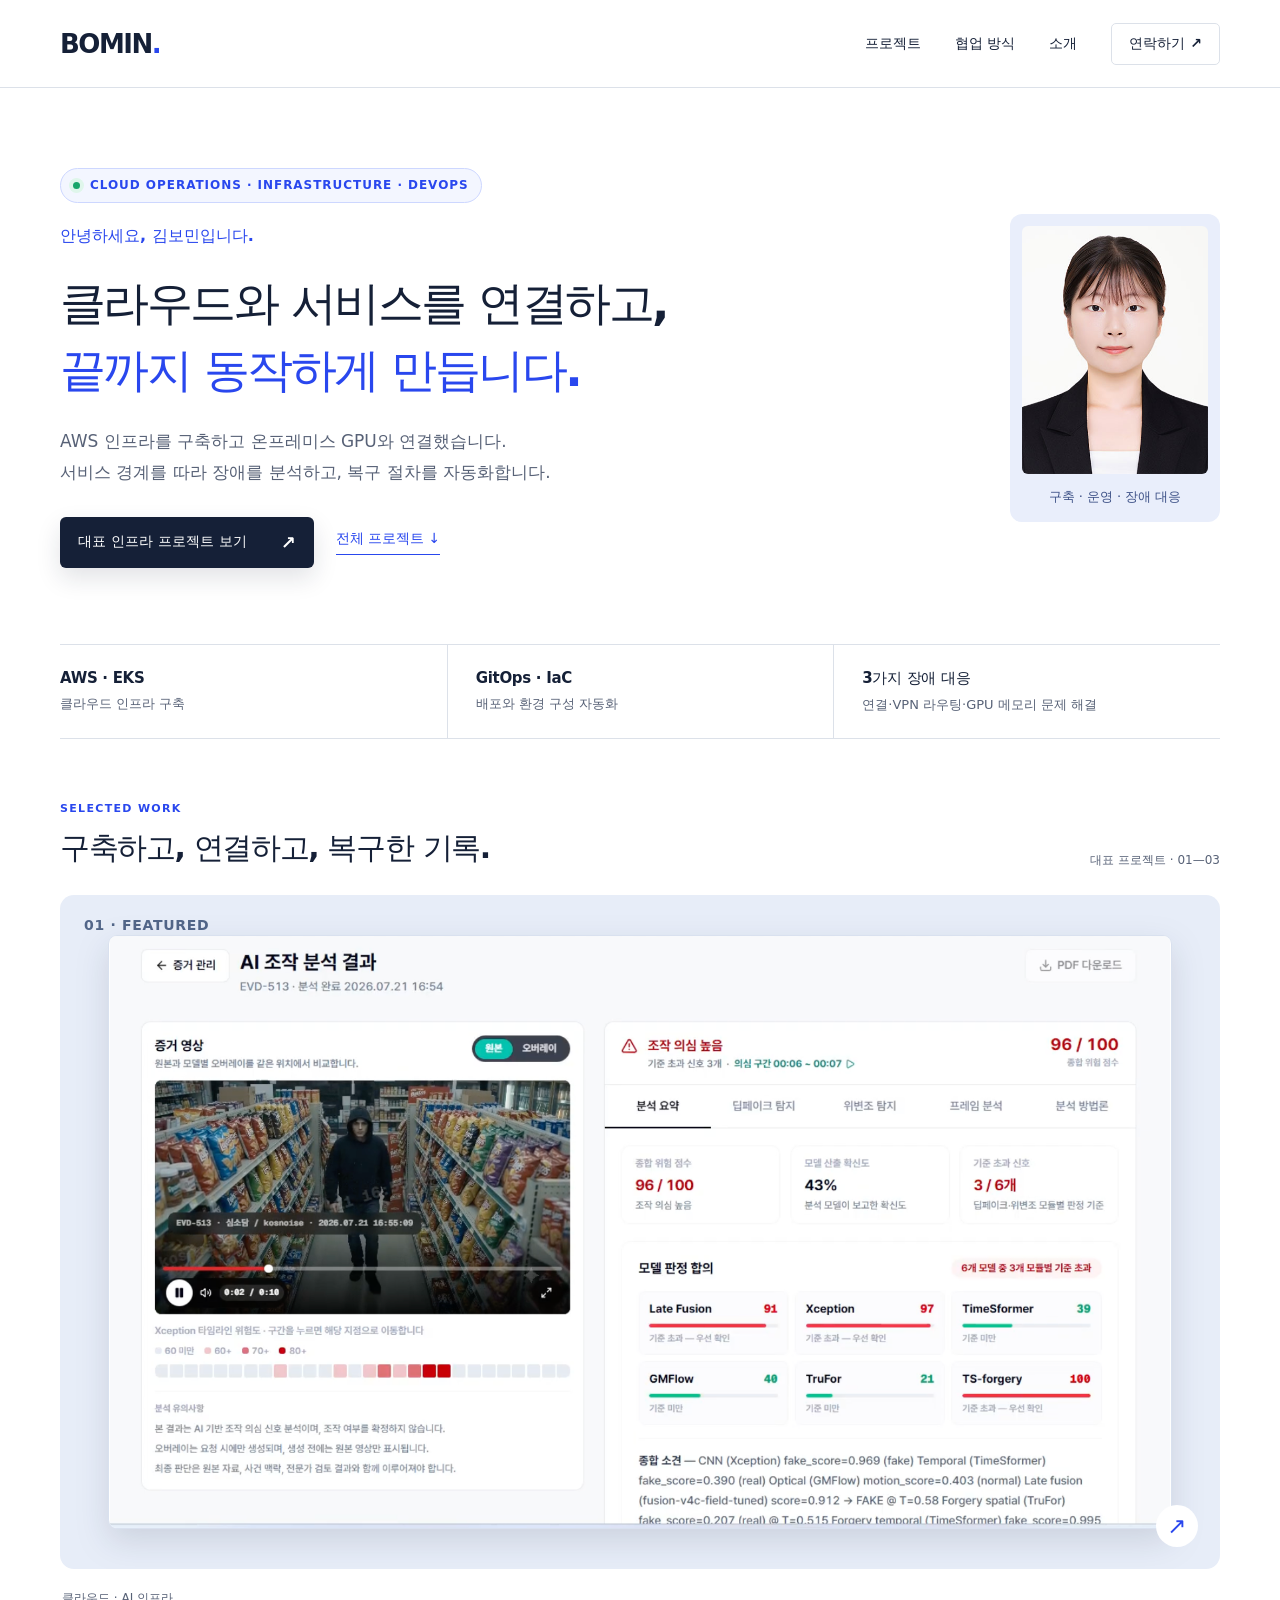
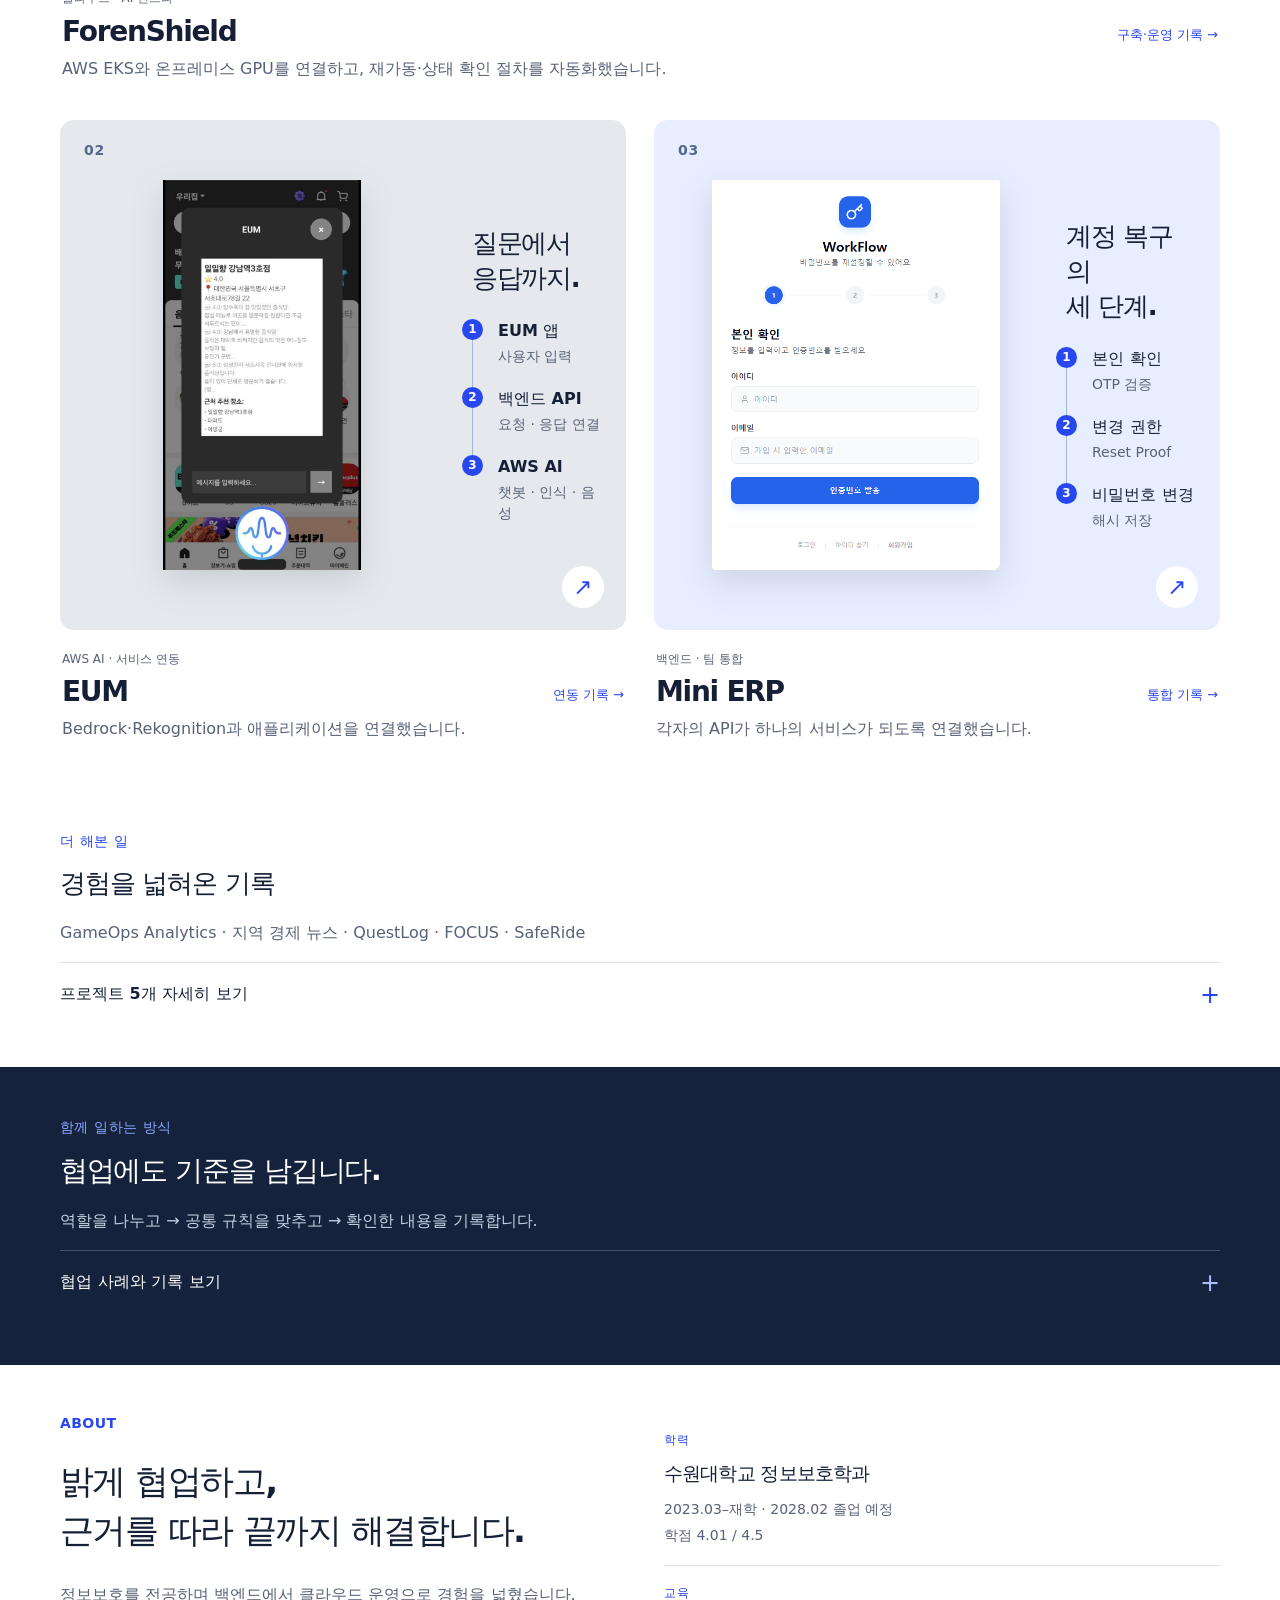
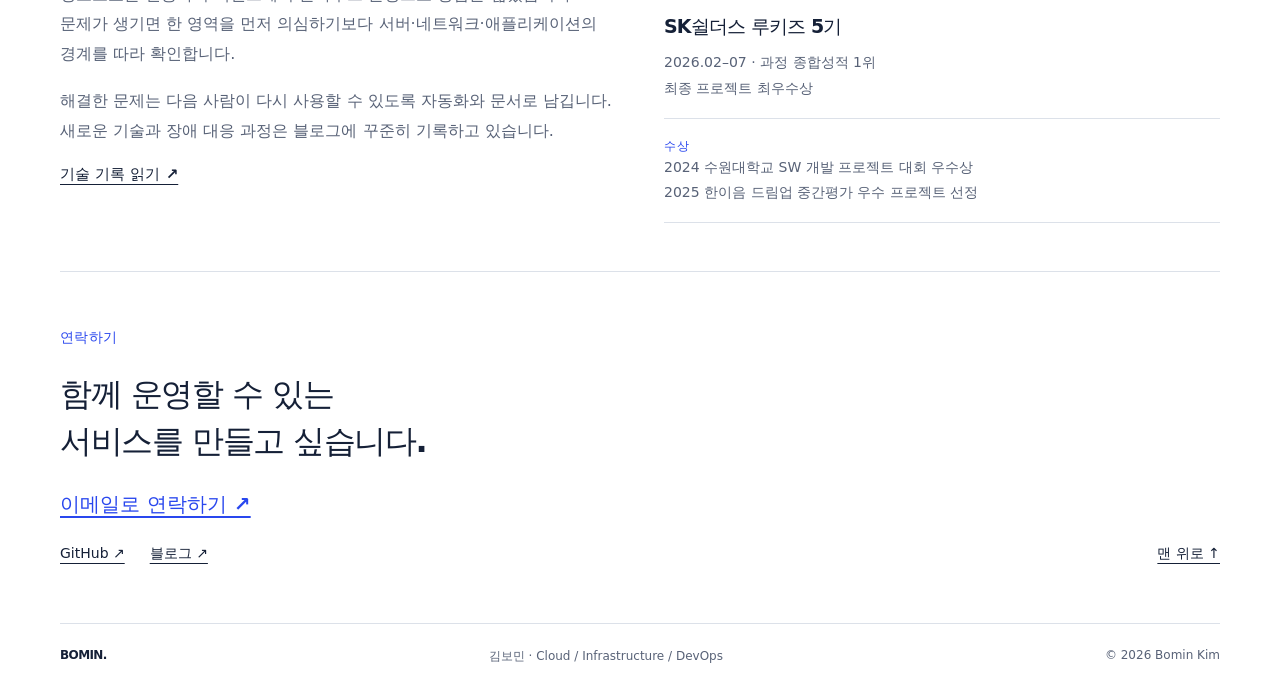
<file: index.html>
<!doctype html>
<html lang="ko">
<head>
  <meta charset="UTF-8"><meta name="viewport" content="width=device-width, initial-scale=1">
  <meta name="robots" content="index, follow">
  <meta name="description" content="AWS·EKS 인프라 구축, 온프레미스 GPU 연동, GitOps 배포와 장애 복구 자동화를 경험한 김보민의 클라우드 엔지니어 포트폴리오입니다.">
  <title>김보민 | Cloud · Infrastructure · DevOps</title>
  <link rel="icon" href="data:image/svg+xml,%3Csvg xmlns='http://www.w3.org/2000/svg' viewBox='0 0 64 64'%3E%3Crect width='64' height='64' rx='14' fill='%232947ee'/%3E%3Ctext x='12' y='45' fill='white' font-size='37' font-family='sans-serif' font-weight='bold'%3EB.%3C/text%3E%3C/svg%3E">
  <link rel="stylesheet" href="style.css">
</head>
<body class="portfolio-home">
<a class="skip" href="#main">본문 바로가기</a>
<header><a class="brand" href="#home">BOMIN<span>.</span></a><nav aria-label="주요 메뉴"><a href="#projects">프로젝트</a><a href="#work">협업 방식</a><a href="#about">소개</a><a class="nav-contact" href="#contact">연락하기 ↗</a></nav></header>
<main id="main">
<section class="home-intro wrap" id="home"><div class="intro-copy"><p class="career-track">CLOUD OPERATIONS · INFRASTRUCTURE · DEVOPS</p><p class="hello">안녕하세요, 김보민입니다.</p><h1>클라우드와 서비스를 연결하고,<br><span>끝까지 동작하게 만듭니다.</span></h1><p class="intro-note">AWS 인프라를 구축하고 온프레미스 GPU와 연결했습니다.<br>서비스 경계를 따라 장애를 분석하고, 복구 절차를 자동화합니다.</p><div class="intro-actions"><a class="intro-primary" href="forenshield.html">대표 인프라 프로젝트 보기 <span>↗</span></a><a class="intro-link" href="#projects">전체 프로젝트 ↓</a></div></div><figure class="personal-photo"><img src="assets/bomin.jpg" width="354" height="472" alt="김보민 프로필 사진"><figcaption>구축 · 운영 · 장애 대응</figcaption></figure></section>
<section class="capability-strip wrap" aria-label="핵심 경험"><div><strong>AWS · EKS</strong><span>클라우드 인프라 구축</span></div><div><strong>GitOps · IaC</strong><span>배포와 환경 구성 자동화</span></div><div><strong>3가지 장애 대응</strong><span>연결·VPN 라우팅·GPU 메모리 문제 해결</span></div></section>
<section id="projects" class="wrap gallery-section"><div class="gallery-heading"><div><p class="eyebrow">SELECTED WORK</p><h2>구축하고, 연결하고, 복구한 기록.</h2></div><span>대표 프로젝트 · 01—03</span></div><div class="project-gallery"><a class="gallery-card cloud" href="forenshield.html"><div class="gallery-image"><span class="gallery-number">01 · FEATURED</span><img width="1598" height="892" src="assets/forenshield-service.png?v=2" alt="ForenShield AI 조작 분석 결과 시연 화면" loading="lazy"><span class="gallery-open" aria-hidden="true">↗</span></div><div class="gallery-caption"><div><p>클라우드 · AI 인프라</p><h3>ForenShield</h3><span>AWS EKS와 온프레미스 GPU를 연결하고, 재가동·상태 확인 절차를 자동화했습니다.</span></div><span class="read-story">구축·운영 기록 →</span></div></a><a class="gallery-card eum" href="eum.html"><div class="gallery-image"><span class="gallery-number">02</span><img width="682" height="1341" src="assets/eum.jpg" alt="EUM 챗봇 사용 화면" loading="lazy"><div class="cover-features"><strong>질문에서<br>응답까지.</strong><ol class="cover-steps"><li>EUM 앱<small>사용자 입력</small></li><li>백엔드 API<small>요청 · 응답 연결</small></li><li>AWS AI<small>챗봇 · 인식 · 음성</small></li></ol></div><span class="gallery-open" aria-hidden="true">↗</span></div><div class="gallery-caption"><div><p>AWS AI · 서비스 연동</p><h3>EUM</h3><span>Bedrock·Rekognition과 애플리케이션을 연결했습니다.</span></div><span class="read-story">연동 기록 →</span></div></a><a class="gallery-card erp" href="erp.html"><div class="gallery-image"><span class="gallery-number">03</span><img width="562" height="763" src="assets/erp.png" alt="Mini ERP 비밀번호 재설정 화면" loading="lazy"><div class="cover-features"><strong>계정 복구의<br>세 단계.</strong><ol class="cover-steps"><li>본인 확인<small>OTP 검증</small></li><li>변경 권한<small>Reset Proof</small></li><li>비밀번호 변경<small>해시 저장</small></li></ol></div><span class="gallery-open" aria-hidden="true">↗</span></div><div class="gallery-caption"><div><p>백엔드 · 팀 통합</p><h3>Mini ERP</h3><span>각자의 API가 하나의 서비스가 되도록 연결했습니다.</span></div><span class="read-story">통합 기록 →</span></div></a></div></section>
<section class="archive section wrap" id="archive"><div class="section-head"><div><p class="eyebrow">더 해본 일</p><h2>경험을 넓혀온 기록</h2></div><p>대학 프로젝트부터<br>개인 데이터 파이프라인까지.</p></div><p class="archive-preview">GameOps Analytics · 지역 경제 뉴스 · QuestLog · FOCUS · SafeRide</p><details class="home-more"><summary>프로젝트 5개 자세히 보기</summary><div class="archive-grid">
<article><span class="category">개인 · 데이터 파이프라인</span><h3>GameOps Analytics</h3><p>Go API → Kafka → Python Consumer → PostgreSQL로 가상 게임 이벤트를 수집·집계하는 개인 프로젝트.</p><details><summary>설계와 검증 범위</summary><div><p>DB 저장 후 offset을 commit하고, event_id와 ON CONFLICT로 중복 저장을 방지하는 구조입니다. DAU·리텐션·매출 지표를 SQL View로 정의했습니다.</p><p class="scope">가상 데이터 기반입니다. 테스트 가이드와 구현 코드를 구분하며, AWS 구성은 실제 배포가 아닌 확장 설계입니다.</p></div></details><div class="tags"><span>Go</span><span>Kafka</span><span>PostgreSQL</span></div></article>
<article><span class="category">부트캠프 · 데이터</span><h3>지역 경제 뉴스 모니터링</h3><p>뉴스 크롤링·데이터 정리와 기간·지역별 집계를 Folium 지도 시각화로 연결했습니다.</p><details><summary>집계와 해석 범위</summary><div><p>UNION ALL로 뉴스 DB를 결합하고, 기간 조건·GROUP BY로 지역별 기사 수와 감성 분포를 집계했습니다.</p><p class="scope">수집 매체와 기간에 영향을 받는 기사 표본이며, 지역 경제의 실제 위험을 입증하는 지표는 아닙니다.</p></div></details><a href="https://github.com/fraidy53/Project_Mini" target="_blank" rel="noopener noreferrer">저장소 ↗</a></article>
<article><span class="category">대학교 · 백엔드</span><h3>QuestLog</h3><p>일정 관리를 RPG로 연결한 앱. 인증·일정·게임 로직 백엔드를 구현했습니다.</p><details><summary>상태와 환경의 불일치 해결</summary><div><p>일정 FAIL 상태와 DB 스키마 불일치, 전투 상태 누락, 초기 데이터 문제를 다뤘습니다. SQL 스크립트와 PowerShell 환경에 맞는 API 테스트 방법을 정리했습니다.</p></div></details><a href="https://github.com/fraidy53/QuestLog_Back" target="_blank" rel="noopener noreferrer">저장소 ↗</a></article>
<article><span class="category">대학교 · 모바일</span><h3>FOCUS</h3><p>배달 앱 위에서 확대·화면 이동·음성 검색을 돕는 접근성 보조 앱.</p><details><summary>패키지 한계를 넘은 구현</summary><div><p>오버레이 패키지만으로 옵션 표시가 어려워 Flutter의 MethodChannel과 Kotlin 네이티브 서비스를 연결했습니다. 확대 기능은 Android 접근성 서비스를 활용했습니다.</p></div></details><a href="https://github.com/fraidy53/FOCUS_GIT" target="_blank" rel="noopener noreferrer">저장소 ↗</a></article>
<article><span class="category">대학교 · IoT</span><h3>SafeRide</h3><p>초음파 센서와 시각·청각 알림을 연결한 야간 라이딩 안전 시스템.</p><details><summary>나의 기여</summary><div><p>자전거 전방 Arduino 개발과 시연 자료를 담당했습니다. 센서값의 불안정성과 장치 간 데이터 누락에 대응하기 위해 판단 기준과 통신 데이터 형식을 정리했습니다.</p></div></details><div class="tags"><span>Arduino</span><span>센서</span><span>통신</span></div></article>
</div></details></section>

<section id="work" class="work-section"><div class="wrap section"><div class="section-head"><div><p class="eyebrow">함께 일하는 방식</p><h2>협업에도 기준을 남깁니다.</h2></div></div>
<p class="work-preview">역할을 나누고 → 공통 규칙을 맞추고 → 확인한 내용을 기록합니다.</p><details class="home-more"><summary>협업 사례와 기록 보기</summary><div class="work-grid">
<article><span>01 · 역할 정의</span><h3>담당 범위를 명확하게</h3><p>팀 명세를 바탕으로 인프라·배포·GPU 연결을 담당했습니다.</p><details><summary>WBS·Jira 근거 보기</summary><p>공동 요구사항 RQ-REQ-049는 비동기 분석을 정의하고, 기능명세는 이를 백엔드·AI·인프라로 나눕니다. WBS에서 클라우드·인프라 역할을 맡았고, Jira에는 프론트·백엔드·AI 배포와 DB·RabbitMQ 연결이 제 담당으로 등록됐습니다.</p><p class="scope">UDPB-109 · 111 · 113 · 114 · 공동 문서 전체를 단독 작성한 것은 아닙니다.</p></details></article>
<article><span>02 · 서비스 통합</span><h3>공통 규칙을 먼저</h3><p>인증·응답·예외 기준을 맞춰 팀의 API를 연결했습니다.</p><details><summary>Mini ERP 기여 보기</summary><p>Security·JWT·공통 응답·예외·Swagger를 정리하고 인증·사용자·근태 기능을 구현했습니다. 각 도메인이 같은 인증과 응답 기준으로 연동되도록 공통 기반을 마련했습니다.</p></details></article>
<article><span>03 · 운영과 기록</span><h3>확인한 사실로 공유</h3><p>기동·연동·실제 분석을 구분해 점검하고 복구 절차를 문서화했습니다.</p><details><summary>검증 기준 보기</summary><p>AI 배포 작업은 실행 환경·모델 경로·환경변수·이미지 빌드로 나눴습니다. 헬스체크 외에도 GPU 호출, 큐 소비·결과 발행, 전체 분석 흐름을 별도 확인 항목으로 정리했습니다.</p><a href="https://github.com/sk-final-deepfake/infra-forensic" target="_blank" rel="noopener noreferrer">운영 문서 저장소 ↗</a></details></article>
</div></details></div></section>
<section class="section wrap about" id="about"><div><p class="eyebrow">ABOUT</p><h2>밝게 협업하고,<br>근거를 따라 끝까지 해결합니다.</h2><p>정보보호를 전공하며 백엔드에서 클라우드 운영으로 경험을 넓혔습니다. 문제가 생기면 한 영역을 먼저 의심하기보다 서버·네트워크·애플리케이션의 경계를 따라 확인합니다.</p><p>해결한 문제는 다음 사람이 다시 사용할 수 있도록 자동화와 문서로 남깁니다. 새로운 기술과 장애 대응 과정은 블로그에 꾸준히 기록하고 있습니다.</p><a class="text-link" href="https://bomin27.tistory.com" target="_blank" rel="noopener noreferrer">기술 기록 읽기 ↗</a></div><div class="about-record"><div><span>학력</span><h3>수원대학교 정보보호학과</h3><p>2023.03–재학 · 2028.02 졸업 예정<br>학점 4.01 / 4.5</p></div><div><span>교육</span><h3>SK쉴더스 루키즈 5기</h3><p>2026.02–07 · 과정 종합성적 1위<br>최종 프로젝트 최우수상</p></div><div><span>수상</span><p>2024 수원대학교 SW 개발 프로젝트 대회 우수상<br>2025 한이음 드림업 중간평가 우수 프로젝트 선정</p></div></div></section>
<section class="contact wrap" id="contact"><p class="eyebrow">연락하기</p><h2>함께 운영할 수 있는<br>서비스를 만들고 싶습니다.</h2><a class="email" href="mailto:a01051889610@gmail.com">이메일로 연락하기 ↗</a><div><a href="https://github.com/fraidy53" target="_blank" rel="noopener noreferrer">GitHub ↗</a><a href="https://bomin27.tistory.com" target="_blank" rel="noopener noreferrer">블로그 ↗</a><a href="#home">맨 위로 ↑</a></div></section>
</main><footer class="wrap"><strong>BOMIN.</strong><span>김보민 · Cloud / Infrastructure / DevOps</span><span>© 2026 Bomin Kim</span></footer>
</body></html>
</file>
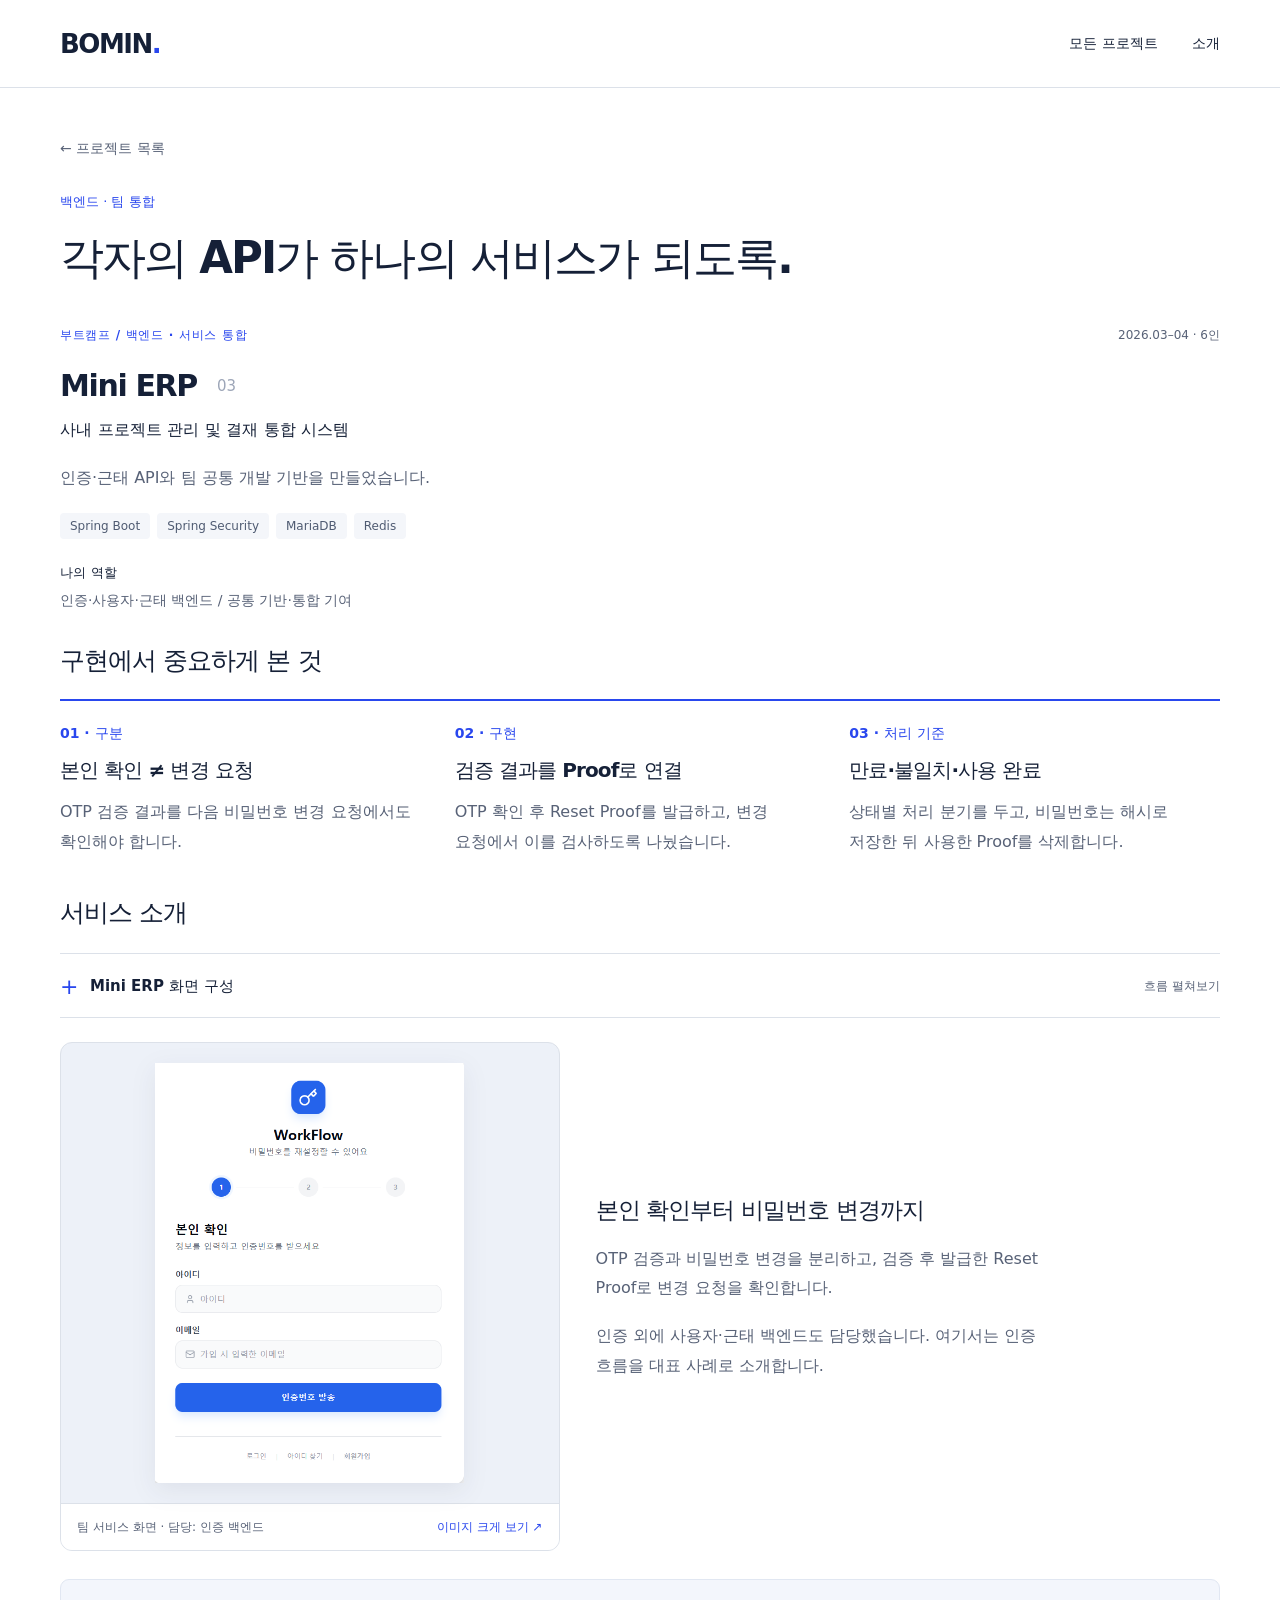
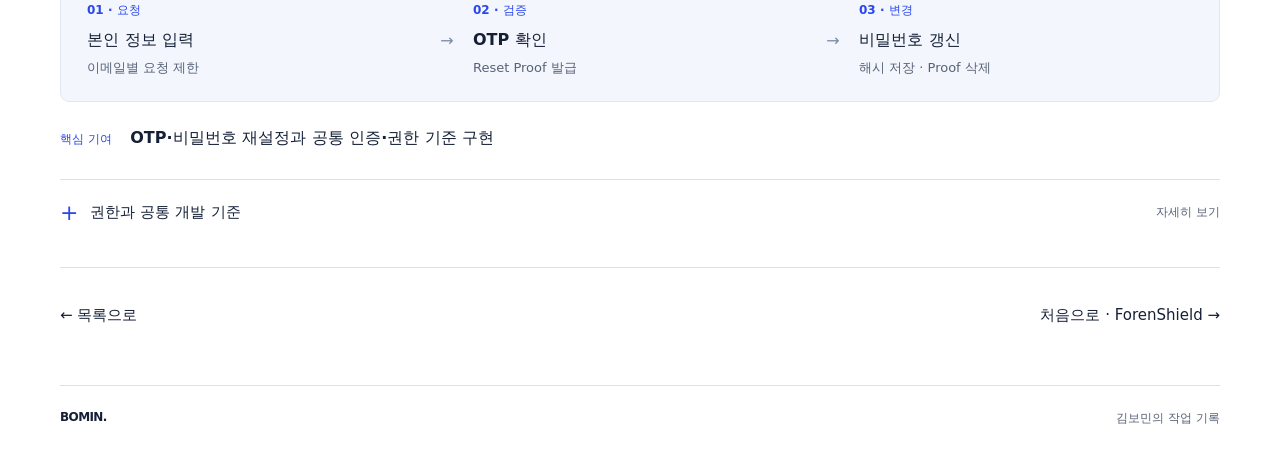
<file: erp.html>
<!doctype html>
<html lang="ko">
<head>
  <meta charset="UTF-8"><meta name="viewport" content="width=device-width, initial-scale=1">
  <meta name="robots" content="index, follow">
  <meta name="description" content="Spring Boot 인증·권한·공통 응답 구조를 설계하고 팀 API를 하나의 서비스로 통합한 김보민의 백엔드 프로젝트입니다.">
  <title>Mini ERP — 김보민의 작업 기록</title>
  <link rel="icon" href="data:image/svg+xml,%3Csvg xmlns='http://www.w3.org/2000/svg' viewBox='0 0 64 64'%3E%3Crect width='64' height='64' rx='14' fill='%232947ee'/%3E%3Ctext x='12' y='45' fill='white' font-size='37' font-family='sans-serif' font-weight='bold'%3EB.%3C/text%3E%3C/svg%3E">
  <link rel="stylesheet" href="style.css">
</head>
<body class="detail-page"><a class="skip" href="#main">본문 바로가기</a><header><a class="brand" href="index.html">BOMIN<span>.</span></a><nav aria-label="주요 메뉴"><a href="index.html#projects">모든 프로젝트</a><a href="index.html#about">소개</a></nav></header><main class="wrap" id="main"><div class="detail-heading"><a href="index.html#projects">← 프로젝트 목록</a><p>백엔드 · 팀 통합</p><h1>각자의 API가 하나의 서비스가 되도록.</h1></div><article class="project" id="erp"><div class="project-top"><span class="category">부트캠프 / 백엔드 · 서비스 통합</span><span>2026.03–04 · 6인</span></div><div class="project-grid"><div><h3>Mini ERP<span>03</span></h3><p class="project-subtitle">사내 프로젝트 관리 및 결재 통합 시스템</p><p>인증·근태 API와 팀 공통 개발 기반을 만들었습니다.</p><div class="tags"><span>Spring Boot</span><span>Spring Security</span><span>MariaDB</span><span>Redis</span></div><p class="role"><strong>나의 역할</strong> 인증·사용자·근태 백엔드 / 공통 기반·통합 기여</p></div></div>
<section class="decision-story"><h2>구현에서 중요하게 본 것</h2><div class="decision-grid"><div><span>01 · 구분</span><h3>본인 확인 ≠ 변경 요청</h3><p>OTP 검증 결과를 다음 비밀번호 변경 요청에서도 확인해야 합니다.</p></div><div><span>02 · 구현</span><h3>검증 결과를 Proof로 연결</h3><p>OTP 확인 후 Reset Proof를 발급하고, 변경 요청에서 이를 검사하도록 나눴습니다.</p></div><div><span>03 · 처리 기준</span><h3>만료·불일치·사용 완료</h3><p>상태별 처리 분기를 두고, 비밀번호는 해시로 저장한 뒤 사용한 Proof를 삭제합니다.</p></div></div></section>
<section class="story-section"><h2>서비스 소개</h2><details class="screen-map"><summary>Mini ERP 화면 구성 <span>흐름 펼쳐보기</span></summary><div class="screen-map-body"><h3>서비스 진입과 계정 복구의 분기</h3><div class="map-flow"><div class="map-entry">계정 진입 화면<small>사용자 상태에 따른 경로 선택</small></div><div class="map-branches"><span>로그인</span><span>회원가입</span><span>아이디 찾기</span><span>비밀번호 찾기</span></div><div class="map-entry">계정 복구의 인증 단계<small>이메일 인증번호 발송 · 확인</small></div></div><p class="scope">팀 Figma의 인증 관련 화면을 요약했습니다. 구성도는 설계 자료이며, 아래 구현 설명의 OTP·Reset Proof 처리와 구분해 볼 수 있습니다.</p><a class="text-link" href="https://www.figma.com/design/eP0iKK7h4mKcS4DgQynvJm/?node-id=0-1" target="_blank" rel="noopener noreferrer">Figma 원본 화면 구성도 ↗</a></div></details><div class="screen-story"><figure class="project-screen erp-screen"><a href="assets/erp.png" target="_blank" rel="noopener noreferrer" aria-label="Mini ERP 비밀번호 재설정 실제 화면 크게 보기"><img width="562" height="763" src="assets/erp.png" alt="Mini ERP 비밀번호 재설정 실제 화면" loading="lazy"></a><figcaption>팀 서비스 화면 · 담당: 인증 백엔드<span>이미지 크게 보기 ↗</span></figcaption></figure><div class="screen-copy"><h3>본인 확인부터 비밀번호 변경까지</h3><p>OTP 검증과 비밀번호 변경을 분리하고, 검증 후 발급한 Reset Proof로 변경 요청을 확인합니다.</p><p>인증 외에 사용자·근태 백엔드도 담당했습니다. 여기서는 인증 흐름을 대표 사례로 소개합니다.</p></div></div></section><div class="visual-flow" aria-label="비밀번호 재설정 처리 흐름"><div><small>01 · 요청</small><strong>본인 정보 입력</strong><span>이메일별 요청 제한</span></div><b aria-hidden="true">→</b><div><small>02 · 검증</small><strong>OTP 확인</strong><span>Reset Proof 발급</span></div><b aria-hidden="true">→</b><div><small>03 · 변경</small><strong>비밀번호 갱신</strong><span>해시 저장 · Proof 삭제</span></div></div>
<div class="result-line"><span>핵심 기여</span>OTP·비밀번호 재설정과 공통 인증·권한 기준 구현</div>
<details><summary>권한과 공통 개발 기준 <span>자세히 보기</span></summary><div class="detail-body two-col"><div><h4>인증과 권한 판단을 구분했습니다.</h4><p>JWT로 요청자를 확인하고, AccessPolicy로 관리자·본인 접근이나 신청자·승인자의 역할 조건을 판단하도록 구성했습니다. 사용자 조회와 연차·특근 승인 규칙은 구분합니다.</p></div><div><h4>각자 만든 API가 함께 동작하도록</h4><p>Bearer 인증, 공통 응답·예외, Swagger·CORS, BaseEntity·Flyway 기준을 초기에 정리했습니다. 도메인마다 다른 인증·응답 방식으로 통합 비용이 커지는 것을 줄이려 했습니다.</p><p class="scope">화면을 포함한 서비스는 팀 결과물이며, 제 기여는 백엔드와 공통 개발 기반입니다.</p></div></div></details></article><div class="next-project"><a href="index.html#projects">← 목록으로</a><a href="forenshield.html">처음으로 · ForenShield →</a></div></main><footer class="wrap"><strong>BOMIN.</strong><span>김보민의 작업 기록</span></footer></body></html>
</file>
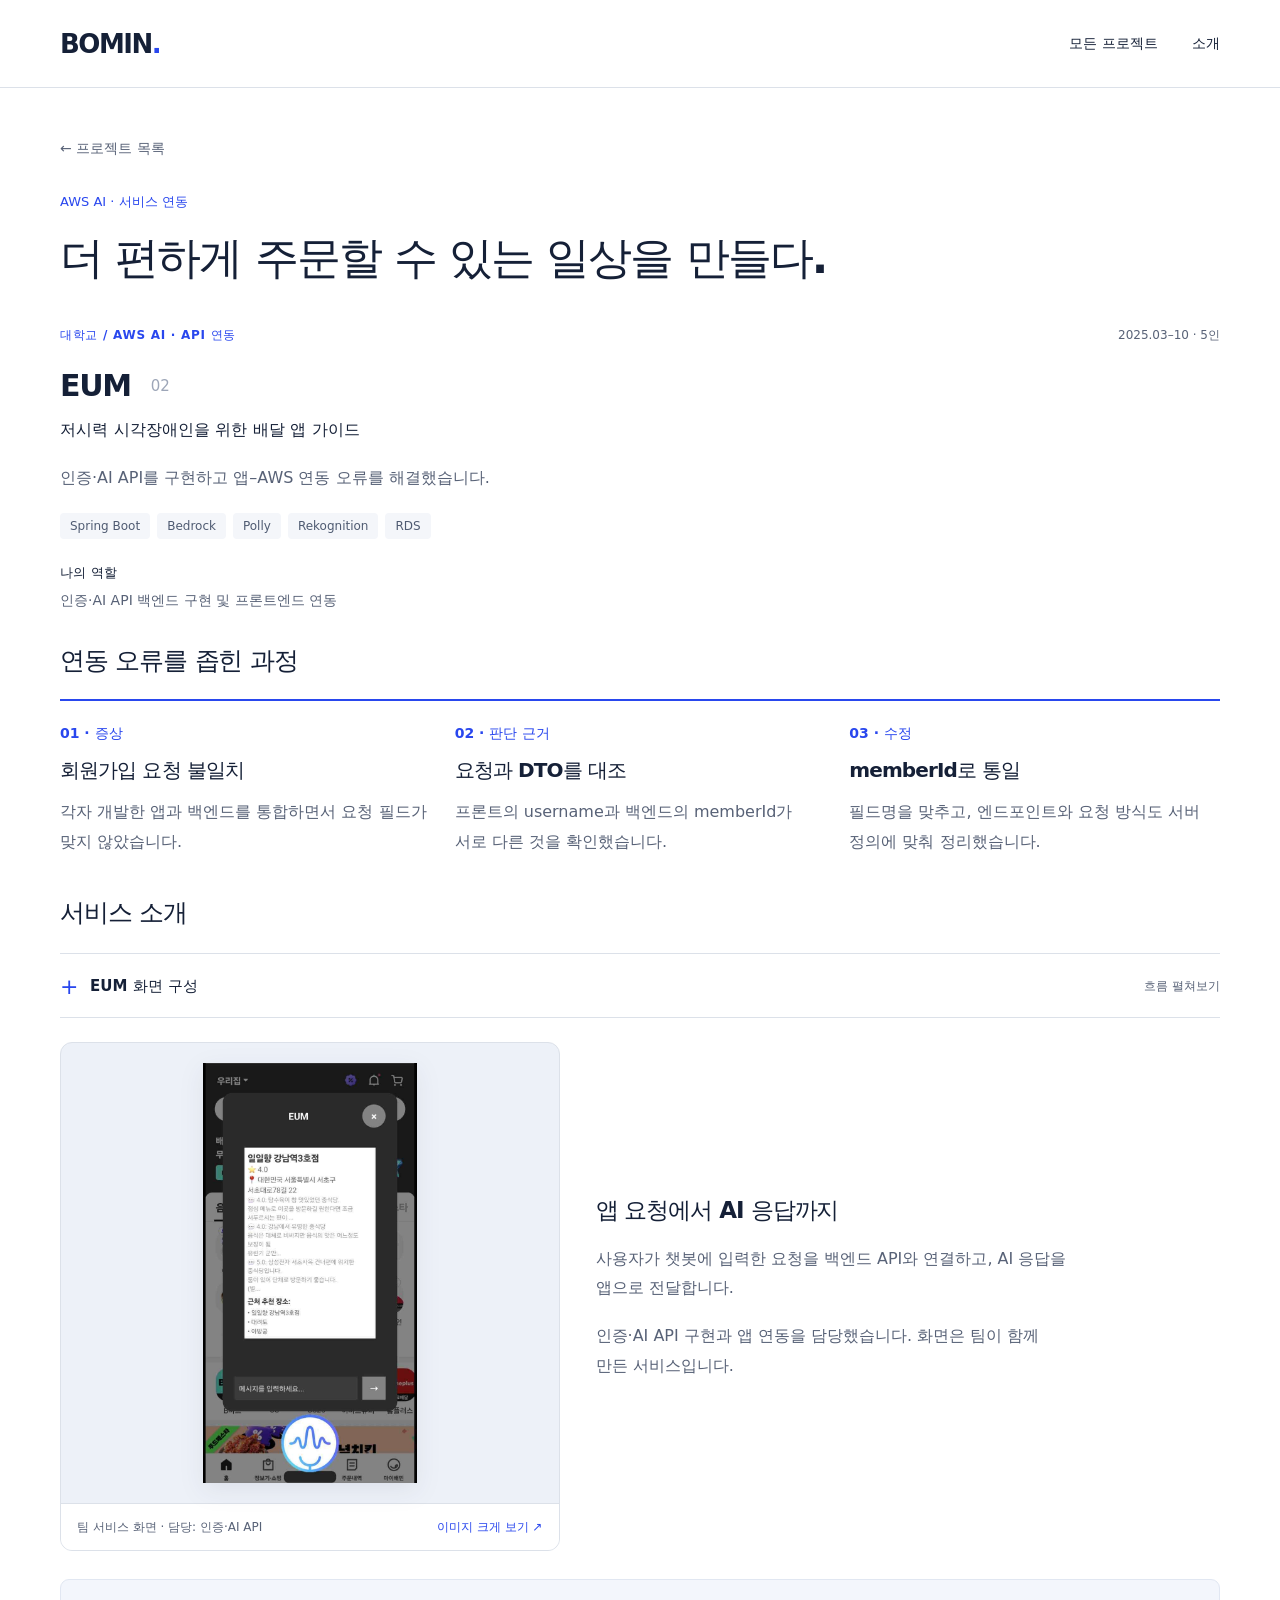
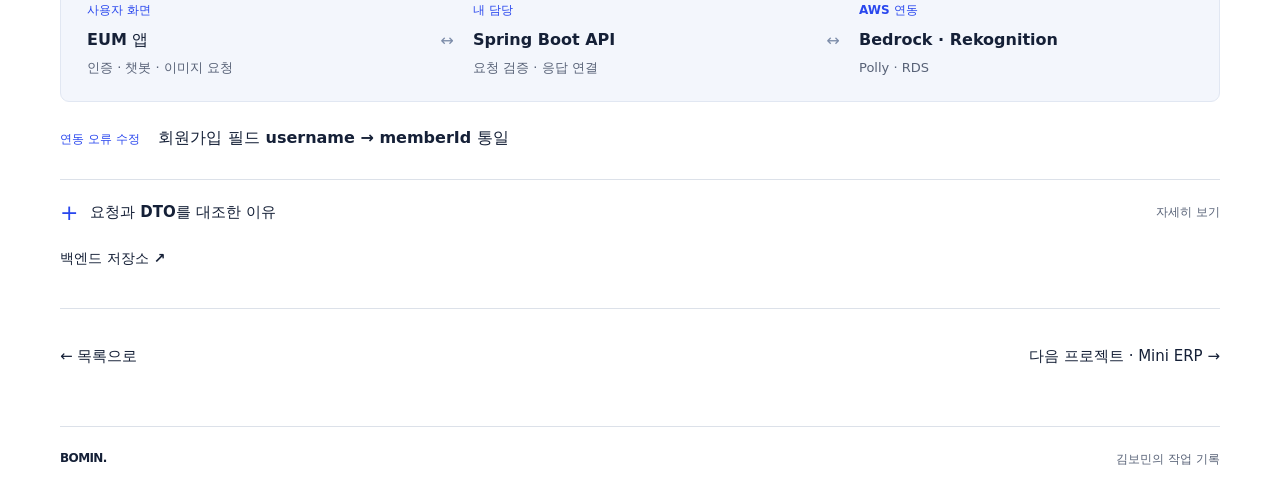
<file: eum.html>
<!doctype html>
<html lang="ko">
<head>
  <meta charset="UTF-8"><meta name="viewport" content="width=device-width, initial-scale=1">
  <meta name="robots" content="index, follow">
  <meta name="description" content="Amazon Bedrock·Rekognition·RDS를 애플리케이션에 연결하고 IAM 및 API 연동 문제를 해결한 김보민의 AWS AI 프로젝트입니다.">
  <title>EUM — 김보민의 작업 기록</title>
  <link rel="icon" href="data:image/svg+xml,%3Csvg xmlns='http://www.w3.org/2000/svg' viewBox='0 0 64 64'%3E%3Crect width='64' height='64' rx='14' fill='%232947ee'/%3E%3Ctext x='12' y='45' fill='white' font-size='37' font-family='sans-serif' font-weight='bold'%3EB.%3C/text%3E%3C/svg%3E">
  <link rel="stylesheet" href="style.css">
</head>
<body class="detail-page"><a class="skip" href="#main">본문 바로가기</a><header><a class="brand" href="index.html">BOMIN<span>.</span></a><nav aria-label="주요 메뉴"><a href="index.html#projects">모든 프로젝트</a><a href="index.html#about">소개</a></nav></header><main class="wrap" id="main"><div class="detail-heading"><a href="index.html#projects">← 프로젝트 목록</a><p>AWS AI · 서비스 연동</p><h1>더 편하게 주문할 수 있는 일상을 만들다.</h1></div><article class="project" id="eum"><div class="project-top"><span class="category">대학교 / AWS AI · API 연동</span><span>2025.03–10 · 5인</span></div><div class="project-grid"><div><h3>EUM<span>02</span></h3><p class="project-subtitle">저시력 시각장애인을 위한 배달 앱 가이드</p><p>인증·AI API를 구현하고 앱–AWS 연동 오류를 해결했습니다.</p><div class="tags"><span>Spring Boot</span><span>Bedrock</span><span>Polly</span><span>Rekognition</span><span>RDS</span></div><p class="role"><strong>나의 역할</strong> 인증·AI API 백엔드 구현 및 프론트엔드 연동</p></div></div>
<section class="decision-story"><h2>연동 오류를 좁힌 과정</h2><div class="decision-grid"><div><span>01 · 증상</span><h3>회원가입 요청 불일치</h3><p>각자 개발한 앱과 백엔드를 통합하면서 요청 필드가 맞지 않았습니다.</p></div><div><span>02 · 판단 근거</span><h3>요청과 DTO를 대조</h3><p>프론트의 username과 백엔드의 memberId가 서로 다른 것을 확인했습니다.</p></div><div><span>03 · 수정</span><h3>memberId로 통일</h3><p>필드명을 맞추고, 엔드포인트와 요청 방식도 서버 정의에 맞춰 정리했습니다.</p></div></div></section>
<section class="story-section"><h2>서비스 소개</h2><details class="screen-map"><summary>EUM 화면 구성 <span>흐름 펼쳐보기</span></summary><div class="screen-map-body"><h3>로그인부터 배달 앱 이용 보조까지</h3><div class="map-flow"><div class="map-entry">로그인 · 회원가입<small>아이디 / 비밀번호 찾기</small></div><div class="map-entry">설정 · 간편 실행<small>EUM 바를 통한 기능 실행</small></div><div class="map-branches"><span>확대<small>원하는 화면 영역</small></span><span>이미지 분석<small>사진에 대한 음성 설명</small></span><span>AI 챗봇<small>음성 호출 · 질문</small></span></div></div><p class="scope">팀 화면 설계의 주요 기능을 요약했습니다. 제 담당은 인증·AI API 백엔드와 앱 연동이며, 확대·오버레이 화면 전체를 단독 구현한 것은 아닙니다.</p><a class="text-link" href="https://www.figma.com/design/lNwVTky70reJ2yfYgMiZJ0/" target="_blank" rel="noopener noreferrer">Figma 원본 화면 구성도 ↗</a></div></details><div class="screen-story"><figure class="project-screen eum-screen"><a href="assets/eum.jpg" target="_blank" rel="noopener noreferrer" aria-label="EUM 앱의 AI 챗봇 입력과 응답 화면 크게 보기"><img width="682" height="1341" src="assets/eum.jpg" alt="EUM 앱의 AI 챗봇 입력과 응답 화면" loading="lazy"></a><figcaption>팀 서비스 화면 · 담당: 인증·AI API<span>이미지 크게 보기 ↗</span></figcaption></figure><div class="screen-copy"><h3>앱 요청에서 AI 응답까지</h3><p>사용자가 챗봇에 입력한 요청을 백엔드 API와 연결하고, AI 응답을 앱으로 전달합니다.</p><p>인증·AI API 구현과 앱 연동을 담당했습니다. 화면은 팀이 함께 만든 서비스입니다.</p></div></div></section><div class="visual-flow" aria-label="EUM 서비스 연동 요약"><div><small>사용자 화면</small><strong>EUM 앱</strong><span>인증 · 챗봇 · 이미지 요청</span></div><b aria-hidden="true">↔</b><div><small>내 담당</small><strong>Spring Boot API</strong><span>요청 검증 · 응답 연결</span></div><b aria-hidden="true">↔</b><div><small>AWS 연동</small><strong>Bedrock · Rekognition</strong><span>Polly · RDS</span></div></div>
<div class="result-line"><span>연동 오류 수정</span>회원가입 필드 username → memberId 통일</div>
<details><summary>요청과 DTO를 대조한 이유 <span>자세히 보기</span></summary><div class="detail-body"><h4>같은 기능을 만들어도, 요청 규칙이 다르면 연결되지 않습니다.</h4><p>외부 AI API 연동에서는 IAM 권한과 응답 구조·타입을 점검했습니다. Cursor는 백엔드와 DB 구조 이해 및 구현 보조에 활용했습니다.</p><div class="takeaway"><strong>배운 점</strong><p>“서버가 안 된다”는 증상만으로 원인을 정하지 않고, 요청 주소·방식·필드와 서버 정의를 대조하는 기준을 익혔습니다.</p></div></div></details><div class="project-links"><a href="https://github.com/leeeunah0320/EUM_Back" target="_blank" rel="noopener noreferrer">백엔드 저장소 ↗</a></div></article><div class="next-project"><a href="index.html#projects">← 목록으로</a><a href="erp.html">다음 프로젝트 · Mini ERP →</a></div></main><footer class="wrap"><strong>BOMIN.</strong><span>김보민의 작업 기록</span></footer></body></html>
</file>
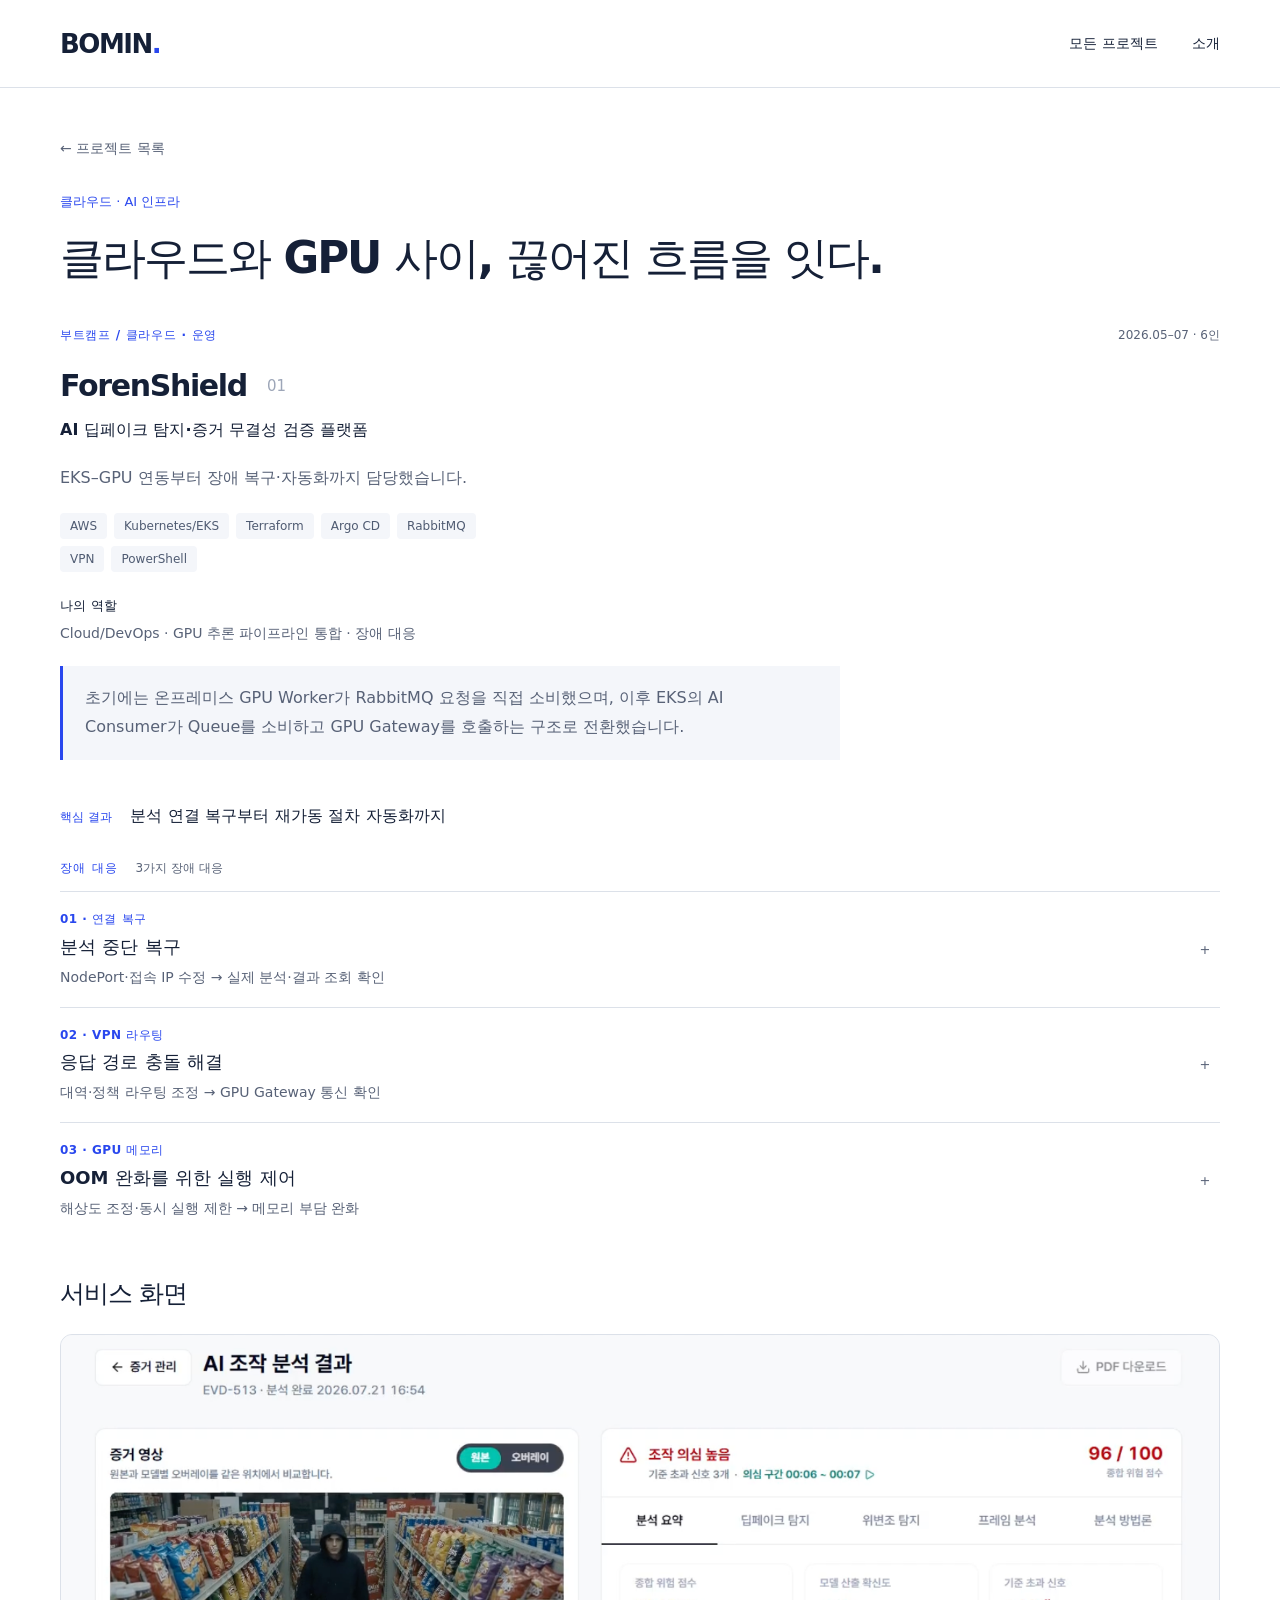
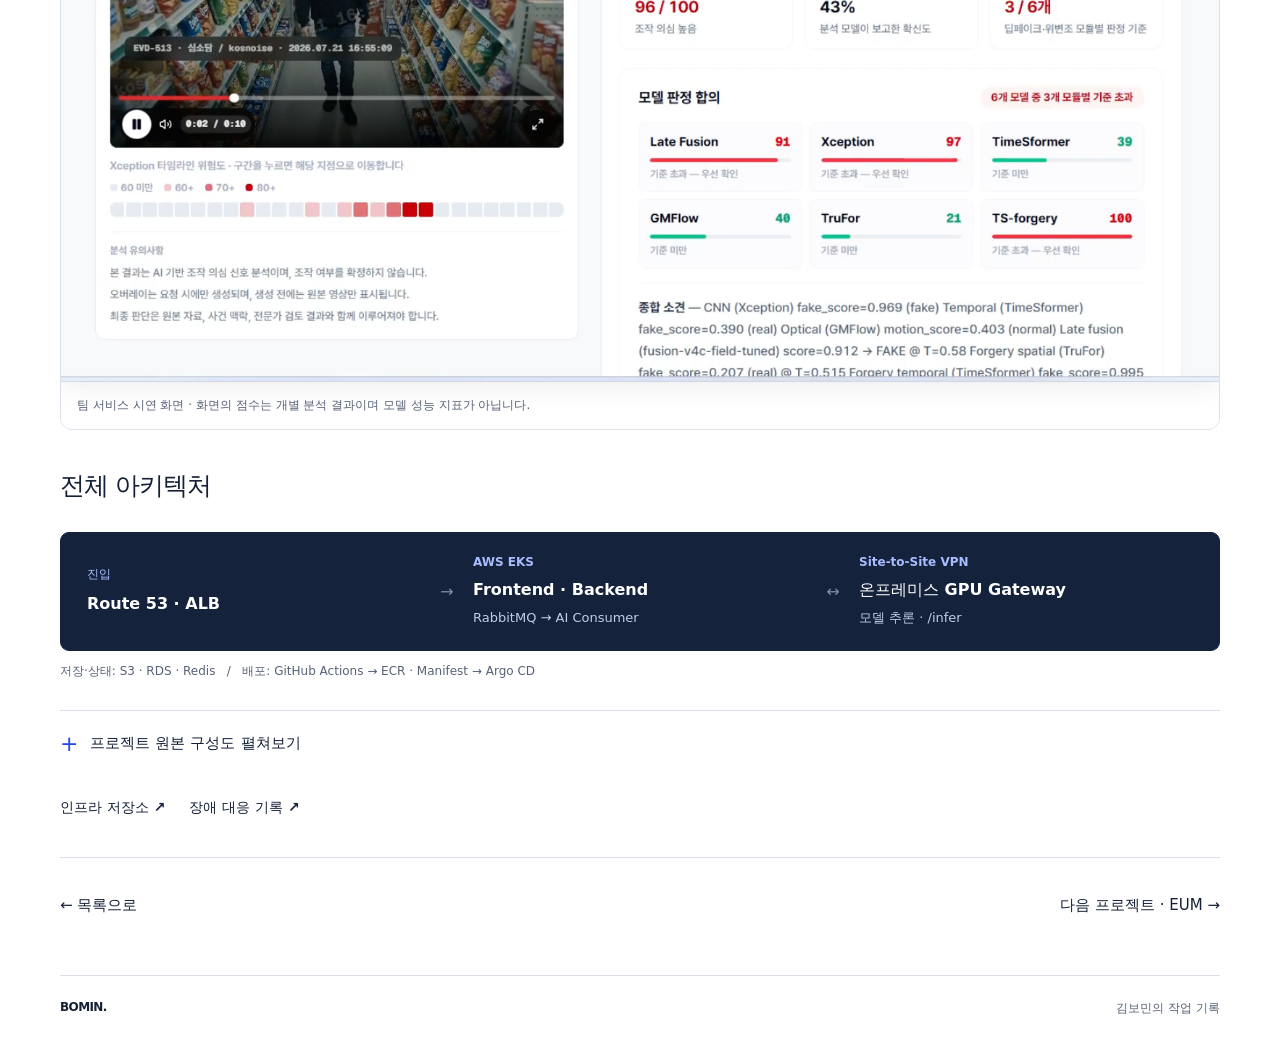
<file: forenshield.html>
<!doctype html>
<html lang="ko">
<head>
  <meta charset="UTF-8"><meta name="viewport" content="width=device-width, initial-scale=1">
  <meta name="robots" content="index, follow">
  <meta name="description" content="AWS EKS와 온프레미스 GPU 연동, GitOps 배포, VPN·RabbitMQ·GPU 장애 대응을 담은 김보민의 클라우드 인프라 프로젝트입니다.">
  <title>ForenShield — 김보민의 작업 기록</title>
  <link rel="icon" href="data:image/svg+xml,%3Csvg xmlns='http://www.w3.org/2000/svg' viewBox='0 0 64 64'%3E%3Crect width='64' height='64' rx='14' fill='%232947ee'/%3E%3Ctext x='12' y='45' fill='white' font-size='37' font-family='sans-serif' font-weight='bold'%3EB.%3C/text%3E%3C/svg%3E">
  <link rel="stylesheet" href="style.css">
</head>
<body class="detail-page"><a class="skip" href="#main">본문 바로가기</a><header><a class="brand" href="index.html">BOMIN<span>.</span></a><nav aria-label="주요 메뉴"><a href="index.html#projects">모든 프로젝트</a><a href="index.html#about">소개</a></nav></header><main class="wrap" id="main"><div class="detail-heading"><a href="index.html#projects">← 프로젝트 목록</a><p>클라우드 · AI 인프라</p><h1>클라우드와 GPU 사이, 끊어진 흐름을 잇다.</h1></div><article class="project featured" id="forenshield"><div class="project-top"><span class="category">부트캠프 / 클라우드 · 운영</span><span>2026.05–07 · 6인</span></div><div class="project-grid"><div><h3>ForenShield<span>01</span></h3><p class="project-subtitle">AI 딥페이크 탐지·증거 무결성 검증 플랫폼</p><p>EKS–GPU 연동부터 장애 복구·자동화까지 담당했습니다.</p><div class="tags"><span>AWS</span><span>Kubernetes/EKS</span><span>Terraform</span><span>Argo CD</span><span>RabbitMQ</span><span>VPN</span><span>PowerShell</span></div><p class="role"><strong>나의 역할</strong> Cloud/DevOps · GPU 추론 파이프라인 통합 · 장애 대응</p><p class="architecture-context">초기에는 온프레미스 GPU Worker가 RabbitMQ 요청을 직접 소비했으며, 이후 EKS의 AI Consumer가 Queue를 소비하고 GPU Gateway를 호출하는 구조로 전환했습니다.</p></div></div>
<div class="result-line"><span>핵심 결과</span>분석 연결 복구부터 재가동 절차 자동화까지</div>
<p class="case-label">장애 대응 <span>3가지 장애 대응</span></p><details class="case"><summary><span class="case-title"><small>01 · 연결 복구</small>분석 중단 복구<em>NodePort·접속 IP 수정 → 실제 분석·결과 조회 확인</em></span><span class="case-toggle" aria-hidden="true"></span></summary><div class="detail-body"><h4>메시지는 쌓이는데, 분석은 진행되지 않았습니다.</h4><p>교육 환경의 비용 절감을 위해 EKS를 재생성한 뒤 발생한 장애입니다. 당시에는 GPU Worker가 RabbitMQ를 직접 소비하는 초기 구조였습니다.</p><ol class="incident"><li><strong>Queue에 요청 적재 확인</strong><p>요청이 큐에 들어온 사실을 확인하고, 그 이후의 소비 구간을 점검했습니다.</p></li><li><strong>Consumer 수 0 확인</strong><p>모델 추론 속도를 의심하기 전에 Consumer의 연결 상태를 확인했습니다.</p></li><li><strong>Service와 접속 주소 대조</strong><p>NodePort Service 미복구와 변경된 Node Private IP가 GPU 설정에 반영되지 않은 문제를 확인했습니다.</p></li><li><strong>복구 후 사용자 흐름 검증</strong><p>Service 복구·접속 정보 동기화·Worker 재시작 후 Consumer 연결, Queue 감소, 실제 분석 완료와 결과 조회를 확인했습니다.</p></li></ol><div class="takeaway"><strong>재발 대응</strong><p>Terraform·PowerShell로 인프라 재생성과 연결 확인 절차를 자동화하고, 배포·헬스체크·장애 대응 기준을 운영 핸드북으로 남겼습니다.</p></div><p class="scope">AI 모델 자체의 학습이 아니라, 팀원의 모델 코드를 서비스용 추론 흐름으로 연결한 경험입니다.</p></div></details>
<details class="case"><summary><span class="case-title"><small>02 · VPN 라우팅</small>응답 경로 충돌 해결<em>대역·정책 라우팅 조정 → GPU Gateway 통신 확인</em></span><span class="case-toggle" aria-hidden="true"></span></summary><div class="detail-body"><dl class="case-steps"><div><dt>증상</dt><dd>공유 GPU 서버에서 VPN 터널은 연결됐지만 응답 통신이 정상적으로 돌아오지 않았습니다.</dd></div><div><dt>판단</dt><dd>두 팀의 터널에 설정된 rightsubnet 대역이 겹쳐, 응답이 합의한 터널 2가 아닌 터널 1로 향하는 경로 충돌을 확인했습니다.</dd></div><div><dt>조치</dt><dd>대상 CIDR을 좁히고 패킷 마크와 정책 기반 라우팅을 적용해 응답 경로를 터널 2로 맞췄습니다.</dd></div><div><dt>확인</dt><dd>터널 상태뿐 아니라 EKS에서 nc·curl로 GPU Gateway 연결과 헬스체크 응답을 확인했습니다.</dd></div></dl></div></details>
<details class="case"><summary><span class="case-title"><small>03 · GPU 메모리</small>OOM 완화를 위한 실행 제어<em>해상도 조정·동시 실행 제한 → 메모리 부담 완화</em></span><span class="case-toggle" aria-hidden="true"></span></summary><div class="detail-body"><dl class="case-steps"><div><dt>증상</dt><dd>다른 팀과 공유한 GPU에서 GMFlow 추론과 오버레이 생성 중 VRAM 부족 오류가 발생했습니다.</dd></div><div><dt>판단</dt><dd>GPU 서버 로그와 nvidia-smi로 메모리 사용을 확인하고, 해상도와 작업 동시 실행을 줄이는 방향으로 대응했습니다.</dd></div><div><dt>조치</dt><dd>GMFlow 입력 해상도를 낮추고 추론 후 불필요한 메모리·캐시를 정리했습니다. 오버레이는 요청 시 생성하고, GPU lock으로 우리 파이프라인의 분석과 오버레이 동시 실행을 제한했습니다.</dd></div><div><dt>트레이드오프</dt><dd>처리량·대기시간보다 OOM 완화를 우선했습니다. 캐시 정리만으로 사용 중인 텐서가 해제되는 것은 아니며, 다른 팀의 GPU 사용까지 제어한 것은 아닙니다.</dd></div></dl><p class="scope">OOM 완화 조치이며, 재발률·성능 개선 수치는 별도로 측정하지 않았습니다.</p></div></details>
<section class="story-section"><h2>서비스 화면</h2><figure class="project-screen service-screen"><a href="assets/forenshield-service.png?v=2" target="_blank" rel="noopener noreferrer"><img width="1598" height="892" src="assets/forenshield-service.png?v=2" alt="ForenShield 실제 시연의 영상과 모델별 분석 결과" loading="lazy"></a><figcaption>팀 서비스 시연 화면 · 화면의 점수는 개별 분석 결과이며 모델 성능 지표가 아닙니다.</figcaption></figure></section><section class="story-section"><h2>전체 아키텍처</h2><div class="visual-flow aws-flow" aria-label="최종 서비스 연결 요약"><div><small>진입</small><strong>Route 53 · ALB</strong></div><b aria-hidden="true">→</b><div><small>AWS EKS</small><strong>Frontend · Backend</strong><span>RabbitMQ → AI Consumer</span></div><b aria-hidden="true">↔</b><div><small>Site-to-Site VPN</small><strong>온프레미스 GPU Gateway</strong><span>모델 추론 · /infer</span></div></div>
<p class="visual-note">저장·상태: S3 · RDS · Redis &nbsp; / &nbsp; 배포: GitHub Actions → ECR · Manifest → Argo CD</p>

<details class="architecture-details"><summary>프로젝트 원본 구성도 펼쳐보기</summary><p class="architecture-context">아래는 프로젝트 당시 원본 구성도입니다. 원본의 AI 배포 표기와 달리 최종 구조에서는 EKS AI Consumer가 큐를 소비하고, 온프레미스 GPU Gateway가 모델 추론을 수행합니다.</p><figure class="project-screen aws-screen"><a href="assets/forenshield-aws.png" target="_blank" rel="noopener noreferrer" aria-label="ForenShield AWS 아키텍처 원본 크게 보기"><img width="1542" height="1403" src="assets/forenshield-aws.png" alt="ForenShield AWS 아키텍처 원본" loading="lazy"></a><figcaption>AWS · EKS · 온프레미스 GPU 구성도<span>이미지 크게 보기 ↗</span></figcaption></figure></details></section><div class="project-links"><a href="https://github.com/sk-final-deepfake/infra-forensic" target="_blank" rel="noopener noreferrer">인프라 저장소 ↗</a><a href="https://bomin27.tistory.com/98" target="_blank" rel="noopener noreferrer">장애 대응 기록 ↗</a></div></article><div class="next-project"><a href="index.html#projects">← 목록으로</a><a href="eum.html">다음 프로젝트 · EUM →</a></div></main><footer class="wrap"><strong>BOMIN.</strong><span>김보민의 작업 기록</span></footer></body></html>
</file>
<file: style.css>
:root{--ink:#152037;--muted:#586277;--blue:#2947ee;--line:#dce1e9;--light:#f4f6fa;--white:#fff;font-family:"Pretendard","맑은 고딕","Malgun Gothic",system-ui,sans-serif;color:var(--ink);background:var(--white);font-synthesis:none}*{box-sizing:border-box}html{scroll-behavior:smooth;scroll-padding-top:100px}body{margin:0}a{color:inherit;text-underline-offset:5px}a:hover{color:var(--blue)}a:focus-visible,summary:focus-visible{outline:3px solid var(--blue);outline-offset:5px}img{max-width:100%;display:block}p{line-height:1.85;word-break:keep-all;margin:0 0 18px}h1,h2,h3,h4{word-break:keep-all;margin:0;letter-spacing:-.045em}button,a,summary{-webkit-tap-highlight-color:transparent}.wrap{max-width:1160px;width:calc(100% - 96px);margin:auto}.skip{position:fixed;top:-80px;padding:16px;background:white;z-index:10}.skip:focus{top:5px}header{height:88px;display:flex;align-items:center;justify-content:space-between;padding:0 max(48px,calc((100vw - 1160px)/2));border-bottom:1px solid var(--line);background:#ffffffef;position:sticky;top:0;z-index:5;backdrop-filter:blur(14px)}.brand{text-decoration:none;font-size:26px;letter-spacing:-1.5px;font-weight:900}.brand span{color:var(--blue)}nav{display:flex;gap:34px;align-items:center}nav a{text-decoration:none;font-size:14px;font-weight:650}.nav-contact{border:1px solid var(--line);padding:11px 17px;border-radius:5px}.hero{display:grid;grid-template-columns:1fr 276px;gap:65px;align-items:center;padding:76px 0 68px}.eyebrow{color:var(--blue);font-size:12px;letter-spacing:.15em;font-weight:800;line-height:1.5;margin-bottom:23px}h1{font-size:clamp(38px,4.6vw,62px);line-height:1.32;font-weight:800}h1 span{color:var(--blue)}.intro{font-size:18px;color:var(--muted);margin-top:28px}.hero-actions{display:flex;align-items:center;gap:28px;margin-top:28px}.button{display:inline-flex;align-items:center;gap:40px;padding:17px 23px;background:var(--blue);color:white;text-decoration:none;border-radius:5px;font-size:15px;font-weight:650}.button:hover{background:#1b32c4;color:white}.text-link{font-weight:650;font-size:15px}.hero-note{font-size:12px;color:#6c7485;margin-top:27px;letter-spacing:.03em}.photo-frame{padding:17px 17px 0;background:#e9edf5;border-radius:7px;overflow:hidden}.photo-frame img{width:100%;height:300px;object-fit:cover;object-position:center top}.profile-caption{padding-top:20px;display:flex;flex-direction:column;gap:9px;font-size:13px;color:var(--muted)}.profile-caption strong{font-size:20px;color:var(--ink)}.profile-caption strong span{font-size:13px;font-weight:400;margin-left:10px}.proof{display:grid;grid-template-columns:repeat(3,1fr);border-top:1px solid var(--line);border-bottom:1px solid var(--line);padding:28px 0;gap:30px}.proof>div+div{border-left:1px solid var(--line);padding-left:36px}.proof span{font-size:12px;color:var(--blue);font-weight:750;letter-spacing:.09em}.proof p{font-size:14px;margin:13px 0 0;color:var(--muted)}.proof strong{font-size:17px;color:var(--ink);font-weight:650}.section{padding:96px 0}.section-head{display:flex;align-items:flex-end;justify-content:space-between;gap:30px;margin-bottom:38px}.section-head .eyebrow{margin-bottom:13px}h2{font-size:34px;line-height:1.45}.section-head>p{font-size:14px;color:var(--muted);margin-bottom:5px}.project{border:1px solid var(--line);border-radius:10px;padding:32px;margin-bottom:25px;overflow:hidden;background:white}.project-top{display:flex;justify-content:space-between;gap:20px;margin-bottom:26px;font-size:12px;color:var(--muted)}.category{font-size:12px;color:var(--blue);font-weight:750;letter-spacing:.06em}.project-grid{display:grid;grid-template-columns:1.2fr .8fr;gap:55px;align-items:center}.project h3{font-size:35px;display:flex;gap:20px;align-items:center}.project h3>span{font-size:15px;color:#9da6b8;font-weight:400;letter-spacing:0}.project-subtitle{font-size:16px;font-weight:650;margin-top:12px}.project-grid>div>p:not(.project-subtitle){font-size:15px;color:var(--muted)}.tags{display:flex;flex-wrap:wrap;gap:7px;margin:20px 0}.tags span{font-size:12px;background:var(--light);padding:6px 10px;border-radius:4px;color:#4f5b72}.role{margin:22px 0 0}.role strong{display:block;color:var(--ink);margin-bottom:4px;font-size:13px}.architecture{background:#14223c;color:white;border-radius:8px;padding:23px 28px}.architecture>p:first-child{font-size:12px;color:#a6b9e8;letter-spacing:.08em;margin-bottom:15px}.flow{display:flex;flex-direction:column;align-items:center}.flow>span{display:block;text-align:center;padding:9px;border:1px solid #65728a;border-radius:4px;width:100%;font-size:14px}.flow>b{font-size:14px;padding:4px;font-weight:400;color:#a7bafa}.flow small{font-size:12px}.flow .gpu{background:#2947ee;border-color:#627bff}.arch-note{font-size:12px;color:#becbe1;text-align:center;margin:12px 0 0}.project details{margin-top:28px;border-top:1px solid var(--line)}summary{cursor:pointer;padding:20px 0 2px;font-size:15px;font-weight:700;list-style:none;display:flex;gap:12px;align-items:center}summary::-webkit-details-marker{display:none}summary:before{content:'+';font-size:22px;color:var(--blue);width:18px;font-weight:400}details[open]>summary:before{content:'−'}summary>span{margin-left:auto;font-size:12px;font-weight:400;color:var(--muted)}.detail-body{padding:28px 0 3px;font-size:15px}.detail-body h4{font-size:19px;margin-bottom:15px}.detail-body p{color:var(--muted)}.incident{padding:0;list-style:none;counter-reset:item;display:grid;grid-template-columns:1fr 1fr;gap:24px;margin:26px 0}.incident li{padding:20px 22px;background:var(--light);border-left:2px solid var(--blue)}.incident strong{font-size:15px}.incident p{font-size:14px;margin:10px 0 0}.takeaway{padding:20px 24px;background:#edf1ff;border-radius:5px;margin-top:20px}.takeaway strong{color:var(--blue);font-size:14px}.takeaway p{margin:8px 0 0}.scope{font-size:13px!important;color:#687286!important;margin:16px 0 0}.project-links{display:flex;gap:24px;margin-top:23px;font-size:14px;font-weight:650}.project-links a{text-decoration:none}.mini-flow,.field-compare{padding:25px;background:var(--light);border-radius:7px}.mini-label{font-size:12px;color:var(--blue);font-weight:700;letter-spacing:.05em}.mini-flow>div{display:grid;grid-template-columns:26px 1fr;gap:7px 10px;padding:15px 0;border-bottom:1px solid var(--line)}.mini-flow>div:last-child{border:0;padding-bottom:0}.mini-flow b{font-size:13px;color:var(--blue);grid-row:span 2}.mini-flow strong{font-size:15px}.mini-flow span{font-size:13px;color:var(--muted)}.two-col{display:grid;grid-template-columns:1fr 1fr;gap:34px}.two-col h4:not(:first-child){margin-top:24px}.field-compare>div{background:white;padding:16px;border-left:2px solid #bca296;margin-top:12px}.field-compare .after{border-color:var(--blue);background:#e8edff}.field-compare small{font-size:12px;font-weight:700}.field-compare p{font-size:14px;margin:8px 0 0}code{font-family:Consolas,monospace;font-size:.95em}.archive{padding-top:12px}.archive-grid{display:grid;grid-template-columns:repeat(3,1fr);gap:20px}.archive-grid article{border:1px solid var(--line);padding:27px;border-radius:8px;display:flex;flex-direction:column;align-items:start}.archive h3{font-size:22px;margin:19px 0 16px;line-height:1.4}.archive article>p{font-size:15px;color:var(--muted)}.archive article>a{font-size:14px;font-weight:650;margin-top:22px}.archive details{font-size:14px}.archive summary{font-size:14px;padding-top:6px}.archive details p{margin-top:14px;color:var(--muted)}.archive .tags{margin-bottom:0}.work-section{background:#14223c;color:white}.work-section .eyebrow{color:#8ca7ff}.work-section .section-head>p{color:#b5c2d9}.work-grid{display:grid;grid-template-columns:repeat(3,1fr);gap:35px}.work-grid article>span{color:#8ca7ff;font-size:13px}.work-grid h3{font-size:23px;margin:22px 0 17px}.work-grid p{font-size:15px;color:#c7d1e0}.work-chain{padding:18px 0;border-top:1px solid #405069;border-bottom:1px solid #405069;font-size:13px}.work-grid .scope{color:#b5c2d9!important}.work-grid a{display:inline-block;font-size:14px;margin-top:20px;color:#b8c9ff}.about{display:grid;grid-template-columns:1fr 1fr;gap:90px}.about h2{margin-bottom:24px}.about>div>p:not(.eyebrow){font-size:16px;color:var(--muted)}.about-record>div{border-bottom:1px solid var(--line);padding:24px 0}.about-record>div:first-child{padding-top:8px}.about-record span{font-size:12px;color:var(--blue);font-weight:750;letter-spacing:.08em}.about-record h3{font-size:19px;margin:12px 0 10px}.about-record p{font-size:14px;color:var(--muted);margin-bottom:0}.contact{border-top:1px solid var(--line);padding:55px 0 60px}.contact h2{font-size:38px}.email{display:inline-block;font-size:20px;color:var(--blue);font-weight:650;margin:27px 0}.contact>div{display:flex;gap:25px;font-size:14px}.contact>div>a:last-child{margin-left:auto}footer{padding:24px 0 30px;display:flex;justify-content:space-between;gap:20px;border-top:1px solid var(--line);font-size:12px;color:var(--muted)}footer strong{color:var(--ink);letter-spacing:-.05em}
@media(min-width:1450px){.hero{padding-top:96px;padding-bottom:90px}}@media(max-width:900px){.wrap{width:calc(100% - 48px)}header{padding:0 24px}.hero{grid-template-columns:1fr 220px;gap:30px}.photo-frame img{height:260px}.hero h1{font-size:42px}.intro{font-size:16px}.desktop{display:none}.project-grid{gap:30px}.project{padding:25px}.archive-grid{grid-template-columns:1fr 1fr}.work-grid{gap:24px}.work-grid h3{font-size:20px}.work-chain{line-height:1.8}.about{gap:45px}.proof>div+div{padding-left:22px}}
@media(max-width:640px){html{scroll-padding-top:75px}header{height:70px}.brand{font-size:22px}nav{gap:17px}nav a{font-size:12px}.nav-contact{display:none}.hero{grid-template-columns:1fr;padding:42px 0;gap:25px}.hero h1{font-size:39px}.hero .eyebrow{font-size:11px}.profile{display:flex;align-items:center;gap:20px;order:2}.photo-frame{width:100px;flex-shrink:0;padding:5px 5px 0}.photo-frame img{height:120px}.profile-caption{padding:0}.hero-note{margin-bottom:0}.proof{gap:12px;padding:22px 0}.proof>div+div{padding-left:13px}.proof span{font-size:10px}.proof p{font-size:12px;line-height:1.7}.proof strong{font-size:13px}.section{padding:60px 0}.section-head{display:block;margin-bottom:26px}.section-head>p{margin-top:17px}.section-head h2,h2{font-size:28px}.project{padding:22px 19px}.project-top{display:block}.project-top>span{display:block;margin-bottom:8px}.category{font-size:10px}.project-grid{grid-template-columns:1fr;gap:25px}.project h3{font-size:30px}.project-grid>div>p:not(.project-subtitle){font-size:15px}.incident,.two-col{grid-template-columns:1fr}.project summary{font-size:14px}.project summary>span{font-size:11px}.archive{padding-top:0}.archive-grid{grid-template-columns:1fr}.work-grid{grid-template-columns:1fr;gap:36px}.work-grid h3{margin-top:14px}.about{grid-template-columns:1fr;gap:24px}.contact h2{font-size:30px}footer{flex-wrap:wrap;font-size:11px}footer span:last-child{width:100%}.hero-actions{gap:20px}.button{gap:25px;font-size:14px}.eyebrow{margin-bottom:17px}}
@media(prefers-reduced-motion:reduce){html{scroll-behavior:auto}}
/* Editorial hierarchy: concise overview, expandable evidence. */
/* Gallery-first home and independent project stories. */

.photo-frame{padding:17px;background:#e7edfa;border-radius:10px;box-shadow:0 0 0 1px #dce5f5 inset}.photo-frame img{width:100%;height:auto;aspect-ratio:354/472;object-fit:contain;border-radius:3px}.hero{padding-top:58px;padding-bottom:54px}.hero .intro{line-height:1.8}.section{padding-top:72px;padding-bottom:72px}.project{padding:32px;margin-bottom:32px;border-radius:12px}.project.featured{border-top:4px solid var(--blue)}.project-grid{grid-template-columns:1.2fr .8fr;gap:40px}.project-grid>div>p:not(.project-subtitle){font-size:16px}.project .role{font-size:14px!important;line-height:1.8}.architecture{padding:22px}.flow{gap:5px}.flow>span{padding:10px 16px}.case-label{font-size:12px;font-weight:800;letter-spacing:.1em;color:var(--blue);margin:28px 0 12px}.case-label span{color:var(--muted);font-weight:400;letter-spacing:0;margin-left:12px}.project .case{border-top:1px solid var(--line)}.project .case summary{display:flex;justify-content:space-between;align-items:center;gap:20px;padding:21px 0;cursor:pointer;list-style:none}.project .case summary::-webkit-details-marker{display:none}.project .case summary>.case-title{font-size:18px;color:var(--ink);font-weight:700;line-height:1.55}.case-title small{display:block;font-size:12px;color:var(--blue);letter-spacing:.04em;margin-bottom:4px}.project .case summary>span:last-child{font-size:13px;flex-shrink:0;color:var(--muted)}.case[open] summary{color:var(--blue)}.case .detail-body{background:var(--light);padding:24px;border-radius:8px;margin-bottom:20px}.case-steps{margin:0;display:grid;gap:18px}.case-steps>div{display:grid;grid-template-columns:90px 1fr;gap:18px}.case-steps dt{font-size:14px;font-weight:750;color:var(--blue)}.case-steps dd{margin:0;font-size:16px;line-height:1.8;word-break:keep-all}.detail-body p{font-size:16px}.work-grid h3{margin-top:18px}.work-grid p{font-size:16px}.work-grid details{border-top:1px solid #405069;padding-top:14px}.work-grid summary{font-size:14px;cursor:pointer;color:#c9d7ff;padding:8px 0}.work-grid details p{margin-top:18px}.work-grid details .scope{font-size:13px}.archive article>p{font-size:16px}.archive-grid article{padding:24px}.archive h3{margin-top:12px}.about{padding-top:64px}.scope{line-height:1.7}
@media(max-width:640px){.photo-frame{padding:8px;width:108px}.photo-frame img{height:auto}.hero{padding:38px 0}.section{padding:48px 0}.project{padding:22px 19px}.project-grid{grid-template-columns:1fr;gap:24px}.project .case summary{gap:10px}.project .case summary>.case-title{font-size:16px}.project .case summary>span:last-child{font-size:12px;max-width:56px;line-height:1.7}.case .detail-body{padding:18px}.case-steps>div{grid-template-columns:1fr;gap:6px}.hero .eyebrow,.category,.proof span{font-size:12px}nav a{font-size:14px}.proof strong{font-size:14px}.project summary>span{font-size:12px}}
.collaboration-grid{display:grid;grid-template-columns:repeat(3,minmax(0,1fr));gap:24px}.collaboration-grid article{border-top:3px solid var(--blue);padding:25px 22px;background:var(--light);border-radius:0 0 8px 8px}.collaboration-grid h3{font-size:22px;margin-bottom:18px}.collaboration-grid p{font-size:16px;color:var(--muted)}.collaboration-grid .eyebrow{font-size:12px;color:var(--blue)}.collaboration-grid .scope{font-size:13px;margin-bottom:0}@media(max-width:900px){.collaboration-grid{grid-template-columns:1fr}}
/* Project imagery and evidence share a consistent reading grid. */
/* At narrow widths the project overview remains a single column. */
@media(max-width:640px){.project .project-grid{grid-template-columns:minmax(0,1fr)}.project .case summary>.case-toggle{max-width:none}}
.project-screen{margin:0;min-width:0;border:1px solid var(--line);border-radius:12px;overflow:hidden;background:#edf1f8}.project-screen>a{display:flex;align-items:center;justify-content:center;padding:22px;min-height:340px;transition:background .2s}.project-screen>a:hover{background:#e2e9f7}.project-screen img{width:100%;height:320px;object-fit:contain;filter:drop-shadow(0 7px 12px #17213b12)}.project-screen figcaption{display:flex;justify-content:space-between;gap:12px;padding:13px 16px;font-size:12px;line-height:1.7;background:white;color:var(--muted);border-top:1px solid var(--line)}.project-screen figcaption span{flex-shrink:0;color:var(--blue)}.aws-screen>a{background:white}.aws-screen img{height:350px}.erp-screen img{max-width:280px}.eum-screen img{max-width:200px}.visual-flow{display:grid;grid-template-columns:1fr 24px 1fr 24px 1fr;gap:14px;align-items:center;margin-top:28px;padding:22px 26px;background:#f3f6fc;border:1px solid #e1e7f2;border-radius:9px}.visual-flow>div{min-width:0}.visual-flow small{display:block;font-size:12px;color:var(--blue);margin-bottom:8px;font-weight:650}.visual-flow strong{display:block;font-size:16px;line-height:1.6}.visual-flow span{display:block;font-size:13px;color:var(--muted);margin-top:5px;line-height:1.6}.visual-flow>b{color:#7c8ca9;text-align:center;font-weight:400}.aws-flow{background:#14223c;color:white;border-color:#14223c}.aws-flow small{color:#a8bdff}.aws-flow span{color:#c2cee3}.visual-note{font-size:12px;color:var(--muted);margin:10px 0 0;line-height:1.7}.result-line{display:flex;align-items:baseline;gap:18px;margin:22px 0 0;font-size:16px;font-weight:650;line-height:1.7}.result-line>span{color:var(--blue);font-size:12px;flex-shrink:0;font-weight:750}.project .case{margin-top:0}.project .case summary{display:grid;grid-template-columns:minmax(0,1fr) 30px;gap:24px;padding:18px 0;text-align:left}.project .case summary:before{content:none;display:none}.project .case summary>.case-title{margin-left:0;min-width:0}.case-title em{display:block;font-size:14px;color:var(--muted);font-style:normal;font-weight:400;line-height:1.65;margin-top:5px}.project .case summary>.case-toggle{margin:0;font-size:24px;color:var(--blue);text-align:center;max-width:none}.case-toggle:after{content:'+'}.case[open] .case-toggle:after{content:'−'}.archive-grid{grid-template-columns:repeat(2,minmax(0,1fr));gap:0 34px}.archive-grid article{border:0;border-top:1px solid var(--line);border-radius:0;padding:22px 0}.archive-grid article>p{font-size:14px;margin-bottom:10px}.archive h3{font-size:21px;margin:9px 0 10px}.archive article>a{margin-top:12px}.archive-grid .tags{margin-top:10px}.archive details p{font-size:14px}.archive summary{padding:8px 0;font-size:14px}.project-grid{align-items:center}.project .tags{max-width:440px}
@media(max-width:900px){.project-grid{grid-template-columns:1fr 1fr;gap:24px}.visual-flow{gap:10px;padding:20px}.project-screen figcaption{flex-direction:column;gap:2px}.project-screen>a{padding:16px}.project-screen img{height:290px}.visual-flow strong{font-size:14px}}
@media(max-width:640px){.project-screen>a{min-height:0;padding:18px}.project-screen img{height:290px}.aws-screen img{height:auto;max-height:360px}.project-screen figcaption{flex-direction:row;flex-wrap:wrap}.visual-flow{grid-template-columns:1fr;gap:10px;padding:20px;margin-top:20px}.visual-flow>b{transform:rotate(90deg);justify-self:start;margin-left:8px}.visual-flow>div{padding:0 0 0 8px}.visual-flow strong{font-size:16px}.visual-flow small{margin-bottom:3px}.result-line{display:block;font-size:15px}.result-line>span{display:block;margin-bottom:5px}.project .case summary{grid-template-columns:minmax(0,1fr) 24px;gap:10px}.case-title em{font-size:13px}.archive-grid{grid-template-columns:1fr}.project .case summary>.case-toggle{font-size:24px;max-width:none}.project-screen{width:100%}}
.home-intro{display:grid;grid-template-columns:1fr 210px;align-items:center;gap:60px;padding:80px 0 76px}.hello{font-size:16px;color:var(--blue);font-weight:650;margin-bottom:20px}.home-intro h1{font-size:clamp(32px,3.6vw,49px);line-height:1.45;letter-spacing:-.055em}.home-intro h1 span{color:var(--blue)}.intro-note{font-size:17px;color:var(--muted);margin:22px 0}.intro-link{display:inline-block;font-size:14px;text-decoration:none;border-bottom:1px solid var(--blue);padding-bottom:6px;color:var(--blue)}.personal-photo{margin:0;padding:12px;background:#e9eefb;border-radius:12px;transform:none}.personal-photo img{width:100%;height:auto;border-radius:6px}.personal-photo figcaption{font-size:13px;text-align:center;padding:14px 0 4px;color:#3d5187}.gallery-section{padding-bottom:74px}.gallery-heading{display:flex;justify-content:space-between;align-items:center;margin-bottom:26px;padding-top:30px;border-top:1px solid var(--line)}.gallery-heading h2{font-size:28px}.gallery-heading>span{font-size:12px;color:var(--muted)}.project-gallery{display:grid;grid-template-columns:1fr 1fr;gap:38px 28px}.gallery-card{min-width:0;display:block;text-decoration:none;color:var(--ink)}.gallery-card.cloud{grid-column:1/-1}.gallery-image{position:relative;display:flex;justify-content:center;align-items:center;height:390px;padding:32px;overflow:hidden;border-radius:14px;background:#edf1ff}.gallery-image img{height:100%;width:100%;object-fit:contain;transition:transform .25s;filter:drop-shadow(0 12px 16px #101b3020)}.gallery-card:hover .gallery-image img{transform:translateY(-5px)}.cloud .gallery-image{height:470px;background:#14223c;padding:32px 90px}.cloud .gallery-image img{border-radius:6px;max-width:780px;background:white}.erp .gallery-image{background:#e7eeff}.erp .gallery-image img{max-width:290px}.eum .gallery-image{background:#e5e9ed}.eum .gallery-image img{max-width:190px;border-radius:12px}.gallery-number{position:absolute;top:22px;left:24px;color:#54688e;font-size:14px}.cloud .gallery-number{color:#b4c5ea}.gallery-open{position:absolute;bottom:22px;right:22px;width:42px;height:42px;display:grid;place-items:center;background:white;border-radius:50%;font-size:23px;color:var(--blue)}.gallery-caption{display:flex;align-items:center;justify-content:space-between;gap:20px;padding:18px 2px 0}.gallery-caption p{font-size:12px;color:var(--muted);margin:0 0 5px}.gallery-caption h3{font-size:28px;letter-spacing:-.045em;margin-bottom:7px}.gallery-caption div>span{font-size:16px;color:var(--muted);line-height:1.7}.read-story{font-size:13px;white-space:nowrap;color:var(--blue)}.portfolio-home .archive{padding-top:15px}.portfolio-home .archive .section-head>p{display:none}.portfolio-home .archive h2{font-size:26px}.portfolio-home .work-section .section{padding-top:50px;padding-bottom:50px}.portfolio-home .work-section h2{font-size:28px}.portfolio-home .work-grid h3{font-size:20px}.portfolio-home .about{padding-top:68px;padding-bottom:68px}.detail-heading{padding:50px 0 36px}.detail-heading>a{font-size:14px;color:var(--muted);text-decoration:none}.detail-heading>p{margin:32px 0 12px;color:var(--blue);font-size:13px}.detail-heading h1{font-size:clamp(28px,3.4vw,44px);max-width:850px;line-height:1.5}.detail-page .project{padding:0;border:0;overflow:visible}.detail-page .project-top{margin-bottom:24px}.detail-page .project-grid{grid-template-columns:1fr}.detail-page .project-screen>a{padding:28px}.detail-page .aws-screen img{height:auto;max-height:none;width:100%}.detail-page .aws-screen>a{min-height:0}.detail-page .erp-screen img,.detail-page .eum-screen img{height:470px;max-width:100%;width:auto}.detail-page .project h3{font-size:30px}.detail-page .project-grid>div{max-width:780px}.next-project{display:flex;justify-content:space-between;gap:20px;padding:38px 0 60px;border-top:1px solid var(--line);margin-top:40px;font-size:15px}.next-project a{text-decoration:none}.portfolio-home .contact h2{font-size:32px}
@media(max-width:900px){.home-intro{gap:32px;grid-template-columns:1fr 165px;padding:55px 0}.gallery-caption{align-items:flex-start}.read-story{display:none}.cloud .gallery-image{padding:30px 55px;height:400px}}
@media(max-width:640px){.home-intro{grid-template-columns:1fr;gap:25px;padding:38px 0}.home-intro h1{font-size:31px}.intro-note{font-size:16px}.personal-photo{width:124px;justify-self:end;margin-top:-5px;transform:none;padding:7px}.personal-photo figcaption{font-size:12px;padding:8px 0 3px}.gallery-heading{align-items:flex-start;gap:12px}.gallery-heading h2{font-size:24px}.gallery-heading>span{display:none}.project-gallery{grid-template-columns:1fr;gap:30px}.gallery-card.cloud{grid-column:auto}.gallery-image,.cloud .gallery-image{height:330px;padding:25px}.cloud .gallery-image{padding:42px 18px}.gallery-caption h3{font-size:25px}.gallery-caption div>span{font-size:15px}.gallery-section{padding-bottom:40px}.detail-page .project .project-grid{grid-template-columns:1fr}.detail-page .project-screen>a{padding:12px}.detail-page .erp-screen img,.detail-page .eum-screen img{height:360px}.next-project{font-size:14px;flex-wrap:wrap}.detail-heading{padding-top:30px}.portfolio-home .work-grid{gap:26px}}
@media(prefers-reduced-motion:reduce){.gallery-image img{transition:none}.gallery-card:hover .gallery-image img{transform:none}}
/* Preserve the natural proportions of the profile and service captures. */
.portfolio-home .personal-photo{transform:none}.portfolio-home .project-gallery{align-items:start}.portfolio-home .erp .gallery-image{height:auto;min-height:0;padding:30px 56px}.portfolio-home .erp .gallery-image img{width:100%;max-width:330px;height:auto;object-fit:contain}.portfolio-home .eum .gallery-image{height:auto;min-height:0;padding:30px}.portfolio-home .eum .gallery-image img{width:100%;max-width:250px;height:auto;object-fit:contain}.portfolio-home .gallery-caption{padding-top:18px}
@media(max-width:640px){.portfolio-home .erp .gallery-image{padding:26px 40px}.portfolio-home .erp .gallery-image img{max-width:290px}.portfolio-home .eum .gallery-image{padding:26px}.portfolio-home .eum .gallery-image img{max-width:220px}}
/* Service screenshot is the cover; infrastructure diagram lives in the story. */
.portfolio-home .cloud .gallery-image{height:auto;min-height:0;padding:40px 48px;background:#e7edf8}.portfolio-home .cloud .gallery-image img{width:100%;height:auto;max-width:none;object-fit:contain;border:1px solid #d9e1ef;border-radius:9px}.portfolio-home .cloud .gallery-number{color:#526689}.detail-page .service-screen img{height:auto;width:100%;max-width:none}.detail-page .service-screen>a{min-height:0;padding:0}@media(max-width:640px){.portfolio-home .cloud .gallery-image{padding:32px 12px 18px}.portfolio-home .cloud .gallery-number{top:10px;left:14px;font-size:12px}}
/* Reserve image geometry and align the two portrait covers before loading. */
.portfolio-home .erp .gallery-image,.portfolio-home .eum .gallery-image{height:510px;padding:30px;box-sizing:border-box}.portfolio-home .erp .gallery-image img,.portfolio-home .eum .gallery-image img{height:450px;width:100%;max-width:100%;object-fit:contain}.portfolio-home .cloud .gallery-image img{aspect-ratio:1598/892}.story-section{margin-top:38px}.story-section>h2,.story-title{font-size:25px;margin:0 0 22px}.story-title{margin-top:38px}.screen-story{display:grid;grid-template-columns:minmax(0,.8fr) minmax(0,1fr);gap:36px;align-items:center}.screen-copy{max-width:480px}.screen-copy h3{font-size:23px!important;margin-bottom:18px}.screen-copy p{font-size:16px;color:var(--muted)}.architecture-details{padding-bottom:18px}.architecture-context{padding:18px 22px;border-left:3px solid var(--blue);background:var(--light);font-size:15px;line-height:1.8;margin:20px 0}.detail-page .service-screen img{width:100%;height:auto;aspect-ratio:1598/892}.detail-page .service-screen>a{padding:0;min-height:0}.detail-page .aws-screen img{aspect-ratio:1542/1403}.detail-page .screen-story .project-screen img{height:420px;width:100%;object-fit:contain}.detail-page .screen-story .project-screen>a{padding:20px;min-height:0}
@media(max-width:640px){.portfolio-home .erp .gallery-image,.portfolio-home .eum .gallery-image{height:390px;padding:24px}.portfolio-home .erp .gallery-image img,.portfolio-home .eum .gallery-image img{height:342px}.screen-story{grid-template-columns:1fr;gap:22px}.story-section>h2,.story-title{font-size:23px}.detail-page .screen-story .project-screen img{height:350px}.screen-copy{max-width:none}}
/* Compact secondary stories; service covers pair real captures with scope labels. */
.portfolio-home .erp .gallery-image,.portfolio-home .eum .gallery-image{display:grid;grid-template-columns:minmax(0,1fr) 140px;gap:22px;padding:52px 26px;height:510px}
.portfolio-home .erp .gallery-image img,.portfolio-home .eum .gallery-image img{height:390px;min-width:0;width:100%;max-width:100%;object-fit:contain}
.cover-features{min-width:0;display:flex;flex-direction:column;gap:20px;color:var(--ink)}
.cover-features>strong{font-size:26px;line-height:1.35;letter-spacing:-.05em;margin-bottom:3px}
.cover-features>span{font-size:16px;font-weight:700;line-height:1.5}
.cover-features small{display:block;font-size:14px;font-weight:400;color:var(--muted);margin-top:3px}
.portfolio-home .archive{padding-bottom:40px}
.portfolio-home .archive .section-head,.portfolio-home .work-section .section-head{margin-bottom:16px}
.archive-preview,.work-preview{font-size:16px;line-height:1.8;margin:0 0 14px;color:var(--muted)}
.work-preview{color:#c7d1e0}
.home-more{border-top:1px solid var(--line)}
.home-more>summary{padding:18px 0;font-size:16px;justify-content:space-between}
.home-more>summary:before{display:none}
.home-more>summary:after{content:'+';font-size:24px;font-weight:400;color:var(--blue)}
.home-more[open]>summary:after{content:'−'}
.home-more>.archive-grid,.home-more>.work-grid{padding-top:18px}
.work-section .home-more{border-color:#405069}
.work-section .home-more>summary:after{color:#a9bdff}
.portfolio-home .about{padding-top:48px;padding-bottom:48px;gap:48px}
.portfolio-home .about-record>div{padding:16px 0}
.portfolio-home .eyebrow{letter-spacing:.03em;font-size:14px}
@media(max-width:900px) and (min-width:641px){.portfolio-home .erp .gallery-image,.portfolio-home .eum .gallery-image{grid-template-columns:minmax(0,1fr) 112px;gap:12px;padding:48px 18px}.cover-features>strong{font-size:23px}}
@media(max-width:640px){.portfolio-home .erp .gallery-image,.portfolio-home .eum .gallery-image{height:390px;grid-template-columns:minmax(0,1fr) 120px;gap:16px;padding:40px 20px}.portfolio-home .erp .gallery-image img,.portfolio-home .eum .gallery-image img{height:300px}.cover-features{gap:13px}.cover-features>strong{font-size:23px}.portfolio-home .about{gap:25px}.archive-preview{font-size:14px}.portfolio-home .work-section .section{padding-top:34px;padding-bottom:28px}}

/* Process illustrations use actual implementation steps, not fabricated screens. */
.cover-steps{list-style:none;margin:0;padding:0;counter-reset:cover}
.cover-steps li{position:relative;padding:0 0 20px 25px;border-left:1px solid #a5b5d5;font-size:16px;font-weight:700;line-height:1.5;counter-increment:cover}
.cover-steps li:last-child{padding-bottom:0;border-color:transparent}
.cover-steps li:before{content:counter(cover);position:absolute;left:-11px;top:0;width:21px;height:21px;border-radius:50%;background:var(--blue);color:white;text-align:center;font-size:12px;line-height:21px}
.cover-steps small{font-size:14px;font-weight:400}
.cover-features{padding-left:12px}
.decision-story{margin:30px 0 36px}
.decision-story>h2{font-size:25px;margin-bottom:20px}
.decision-grid{display:grid;grid-template-columns:repeat(3,minmax(0,1fr));gap:24px;border-top:2px solid var(--blue);padding-top:22px}
.decision-grid>div{min-width:0}
.decision-grid span{font-size:14px;color:var(--blue);font-weight:650}
.detail-page .decision-grid h3{font-size:20px;line-height:1.5;margin:12px 0}
.decision-grid p{font-size:16px;color:var(--muted);margin:0}
@media(max-width:640px){.decision-grid{grid-template-columns:1fr;gap:22px}.decision-story>h2{font-size:23px}.cover-steps li{font-size:14px;padding-left:18px}.cover-steps small{font-size:14px}.cover-features{padding-left:8px}}
.screen-map{margin:0 0 24px!important;border-bottom:1px solid var(--line);padding-bottom:16px}
.screen-map-body{padding:24px 0 8px}
.detail-page .screen-map-body h3{font-size:22px;margin-bottom:22px}
.map-flow{display:grid;gap:16px;padding:26px;background:#f2f5fb;border-radius:10px}
.map-entry{text-align:center;padding:16px;background:white;border:1px solid #c8d4e9;border-radius:6px;font-size:16px;font-weight:700}
.map-entry small,.map-branches small{display:block;font-size:14px;color:var(--muted);font-weight:400;margin-top:7px}
.map-branches{display:flex;gap:12px;justify-content:center;flex-wrap:wrap;border-left:3px solid var(--blue);padding-left:16px}
.map-branches>span{flex:1;min-width:120px;padding:16px;background:#e3eaff;text-align:center;font-size:16px;font-weight:650;border-radius:6px}
.screen-map-body>.text-link{display:inline-block;margin-top:16px}
@media(max-width:640px){.map-flow{padding:16px}.map-branches{display:grid;grid-template-columns:1fr;width:100%}}

/* Cloud-engineering first impression. */
.career-track{display:inline-flex;align-items:center;gap:10px;margin:0 0 18px;padding:8px 12px;border:1px solid #cdd7ff;border-radius:999px;background:#f3f6ff;color:var(--blue);font-size:12px;font-weight:800;letter-spacing:.08em;line-height:1.4}
.career-track:before{content:'';width:7px;height:7px;border-radius:50%;background:#18a66a;box-shadow:0 0 0 4px #dff6eb}
.intro-actions{display:flex;align-items:center;gap:22px;flex-wrap:wrap;margin-top:28px}
.intro-actions .intro-link{margin:0}
.intro-primary{display:inline-flex;align-items:center;justify-content:space-between;gap:34px;padding:15px 18px;border-radius:6px;background:var(--ink);color:white;text-decoration:none;font-size:14px;font-weight:700;box-shadow:0 10px 24px #15203720;transition:transform .2s,background .2s}
.intro-primary:hover{color:white;background:var(--blue);transform:translateY(-2px)}
.intro-primary span{font-size:18px}
.capability-strip{display:grid;grid-template-columns:repeat(3,minmax(0,1fr));border-top:1px solid var(--line);border-bottom:1px solid var(--line);margin-bottom:62px}
.capability-strip>div{padding:24px 28px}
.capability-strip>div:first-child{padding-left:0}
.capability-strip>div+div{border-left:1px solid var(--line)}
.capability-strip strong,.capability-strip span{display:block}
.capability-strip strong{font-size:15px;color:var(--ink);letter-spacing:-.02em}
.capability-strip span{margin-top:7px;color:var(--muted);font-size:13px;line-height:1.5}
.portfolio-home .gallery-heading{align-items:flex-end;padding-top:0;border-top:0}
.portfolio-home .gallery-heading .eyebrow{margin:0 0 8px;font-size:11px;letter-spacing:.12em}
.portfolio-home .gallery-heading h2{font-size:30px}
.portfolio-home .gallery-number{font-weight:750;letter-spacing:.05em}
@media(max-width:640px){.career-track{font-size:10px;letter-spacing:.045em}.intro-actions{gap:16px}.intro-primary{width:100%}.capability-strip{grid-template-columns:1fr;margin-bottom:42px}.capability-strip>div,.capability-strip>div:first-child{padding:16px 0}.capability-strip>div+div{border-left:0;border-top:1px solid var(--line)}.portfolio-home .gallery-heading h2{font-size:25px}}
</file>
